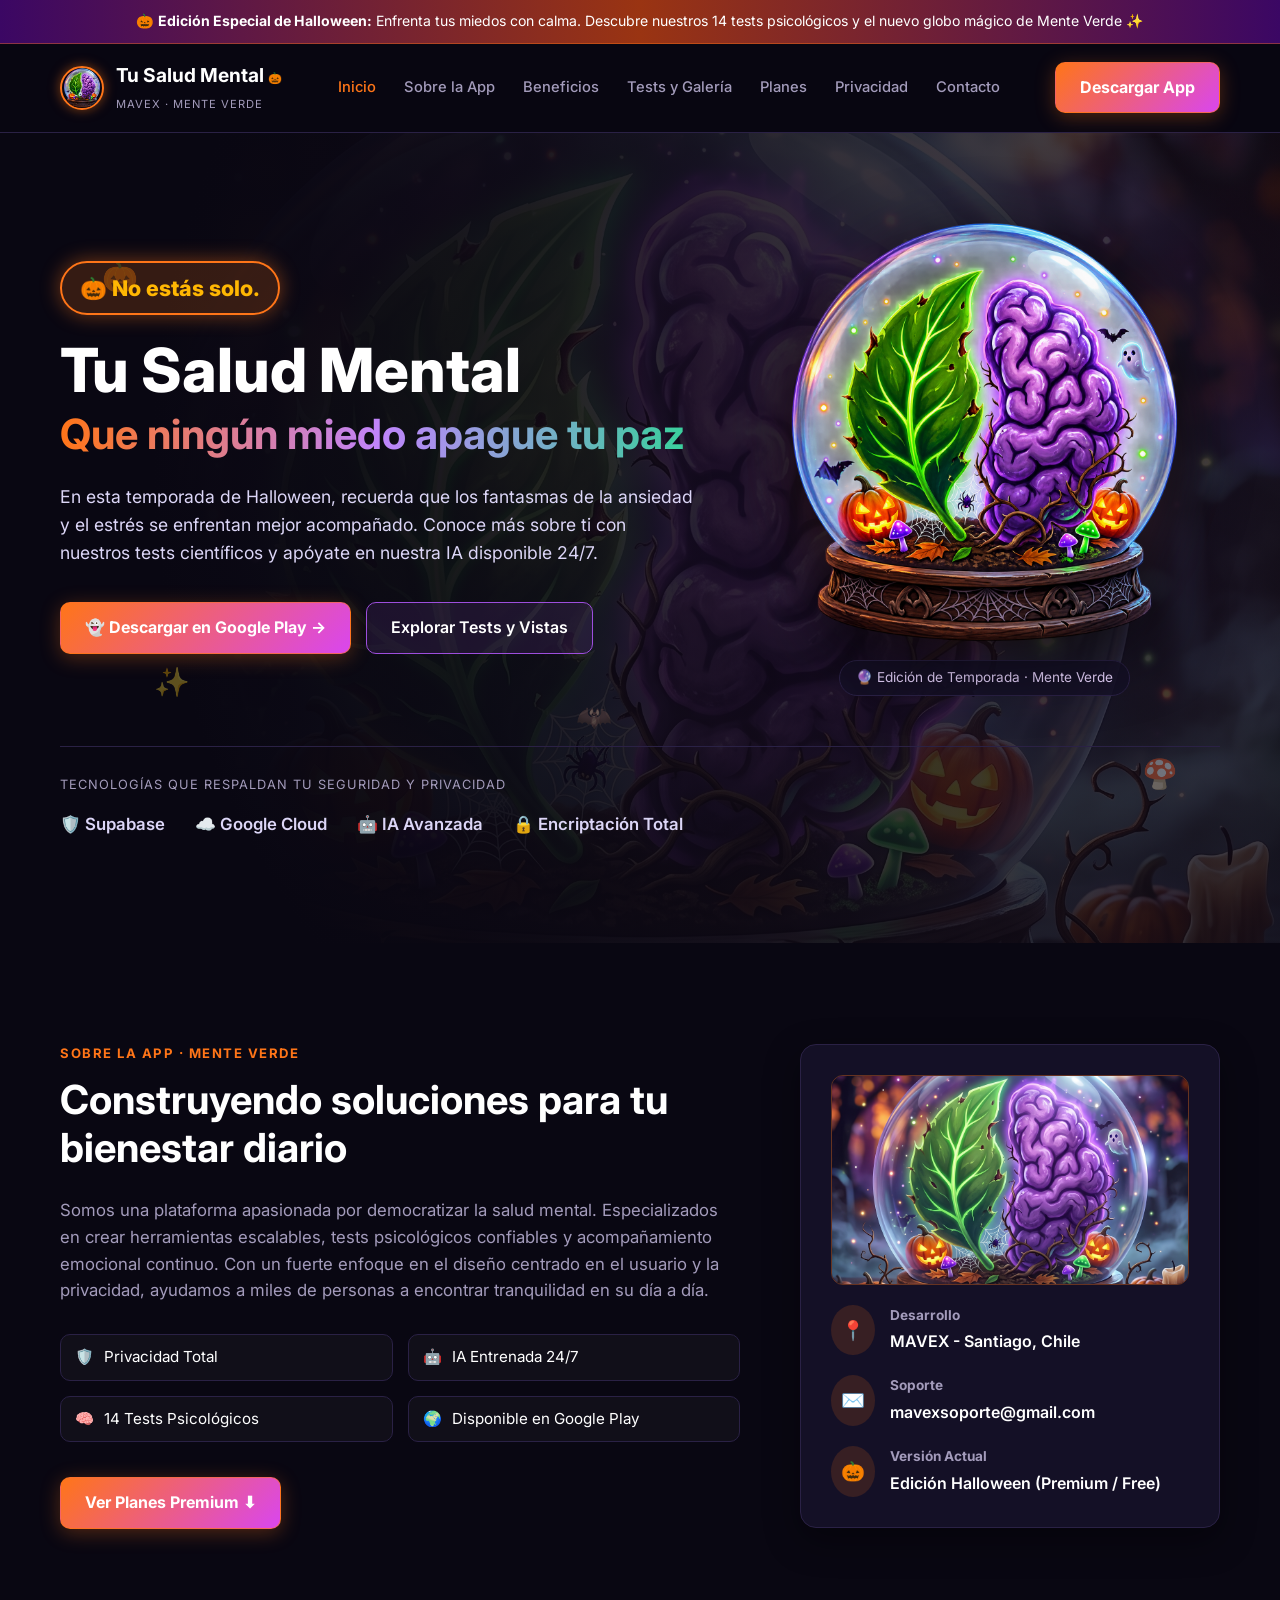
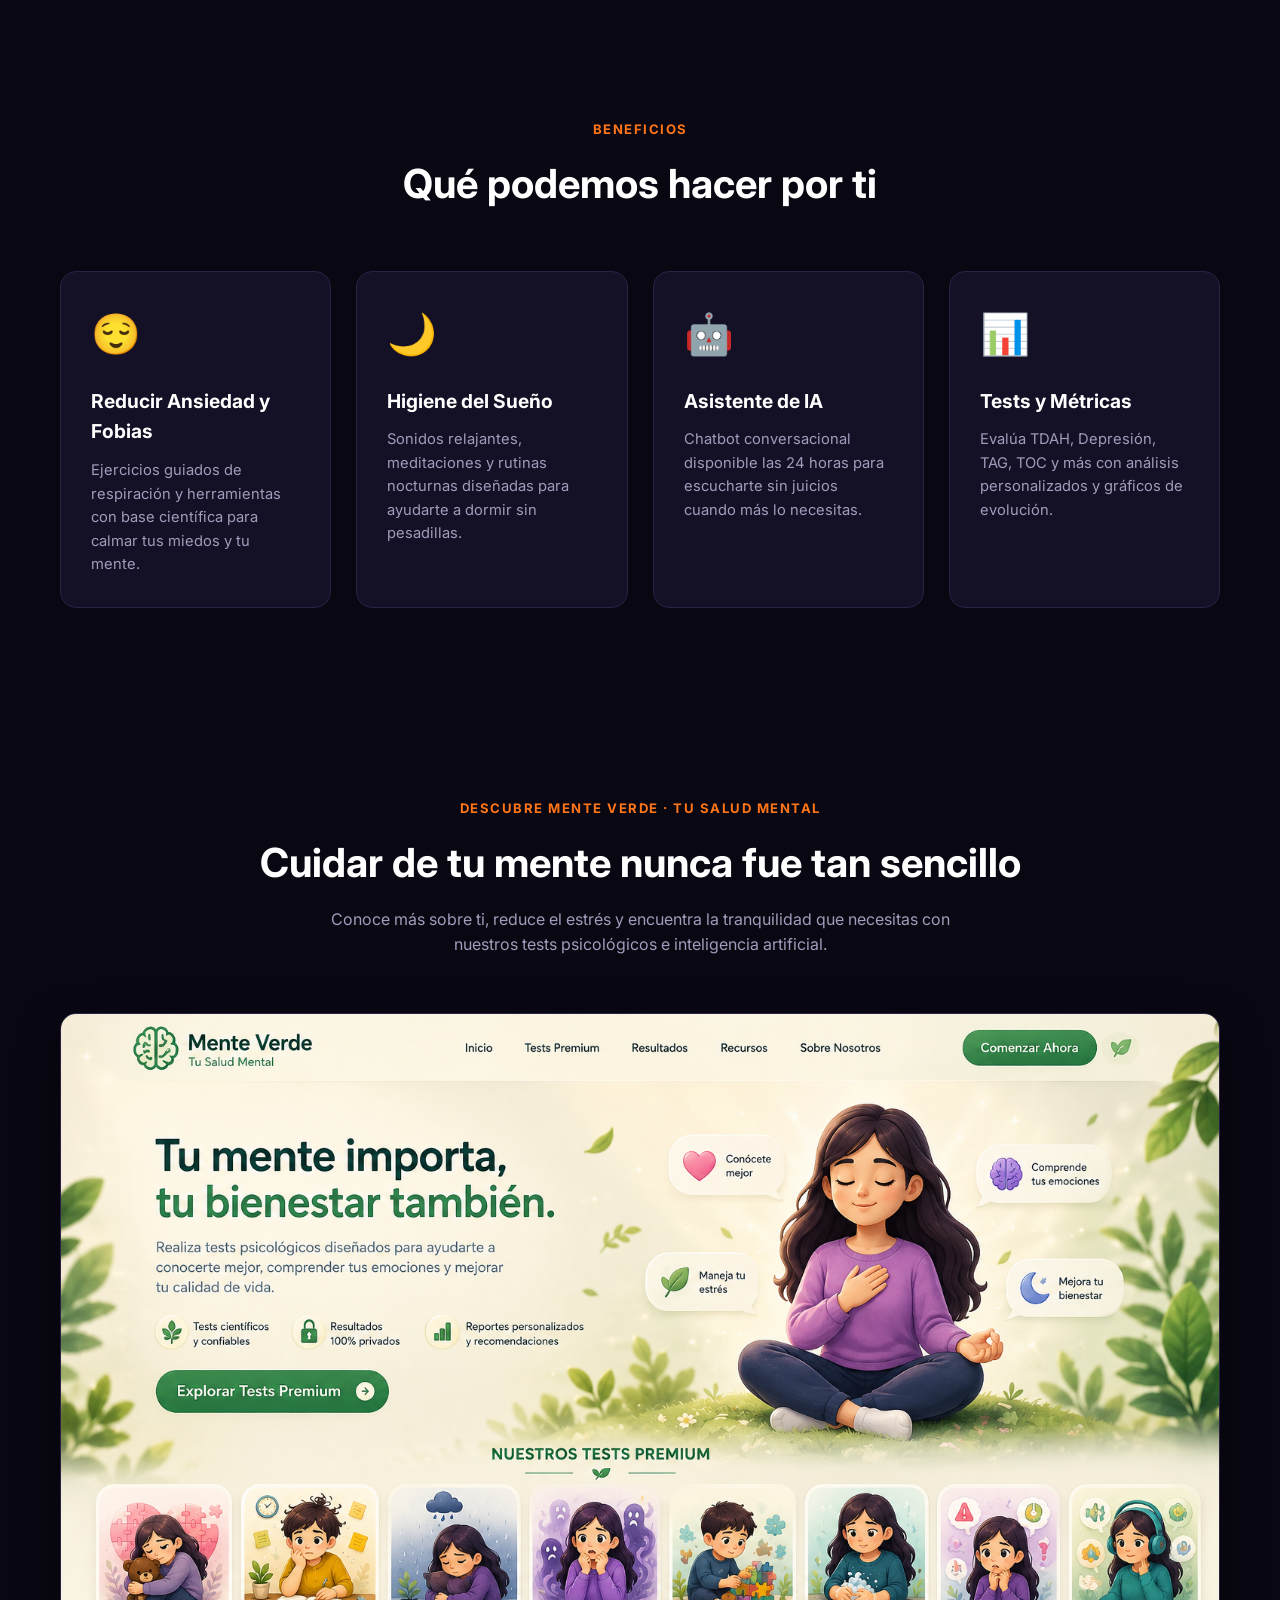
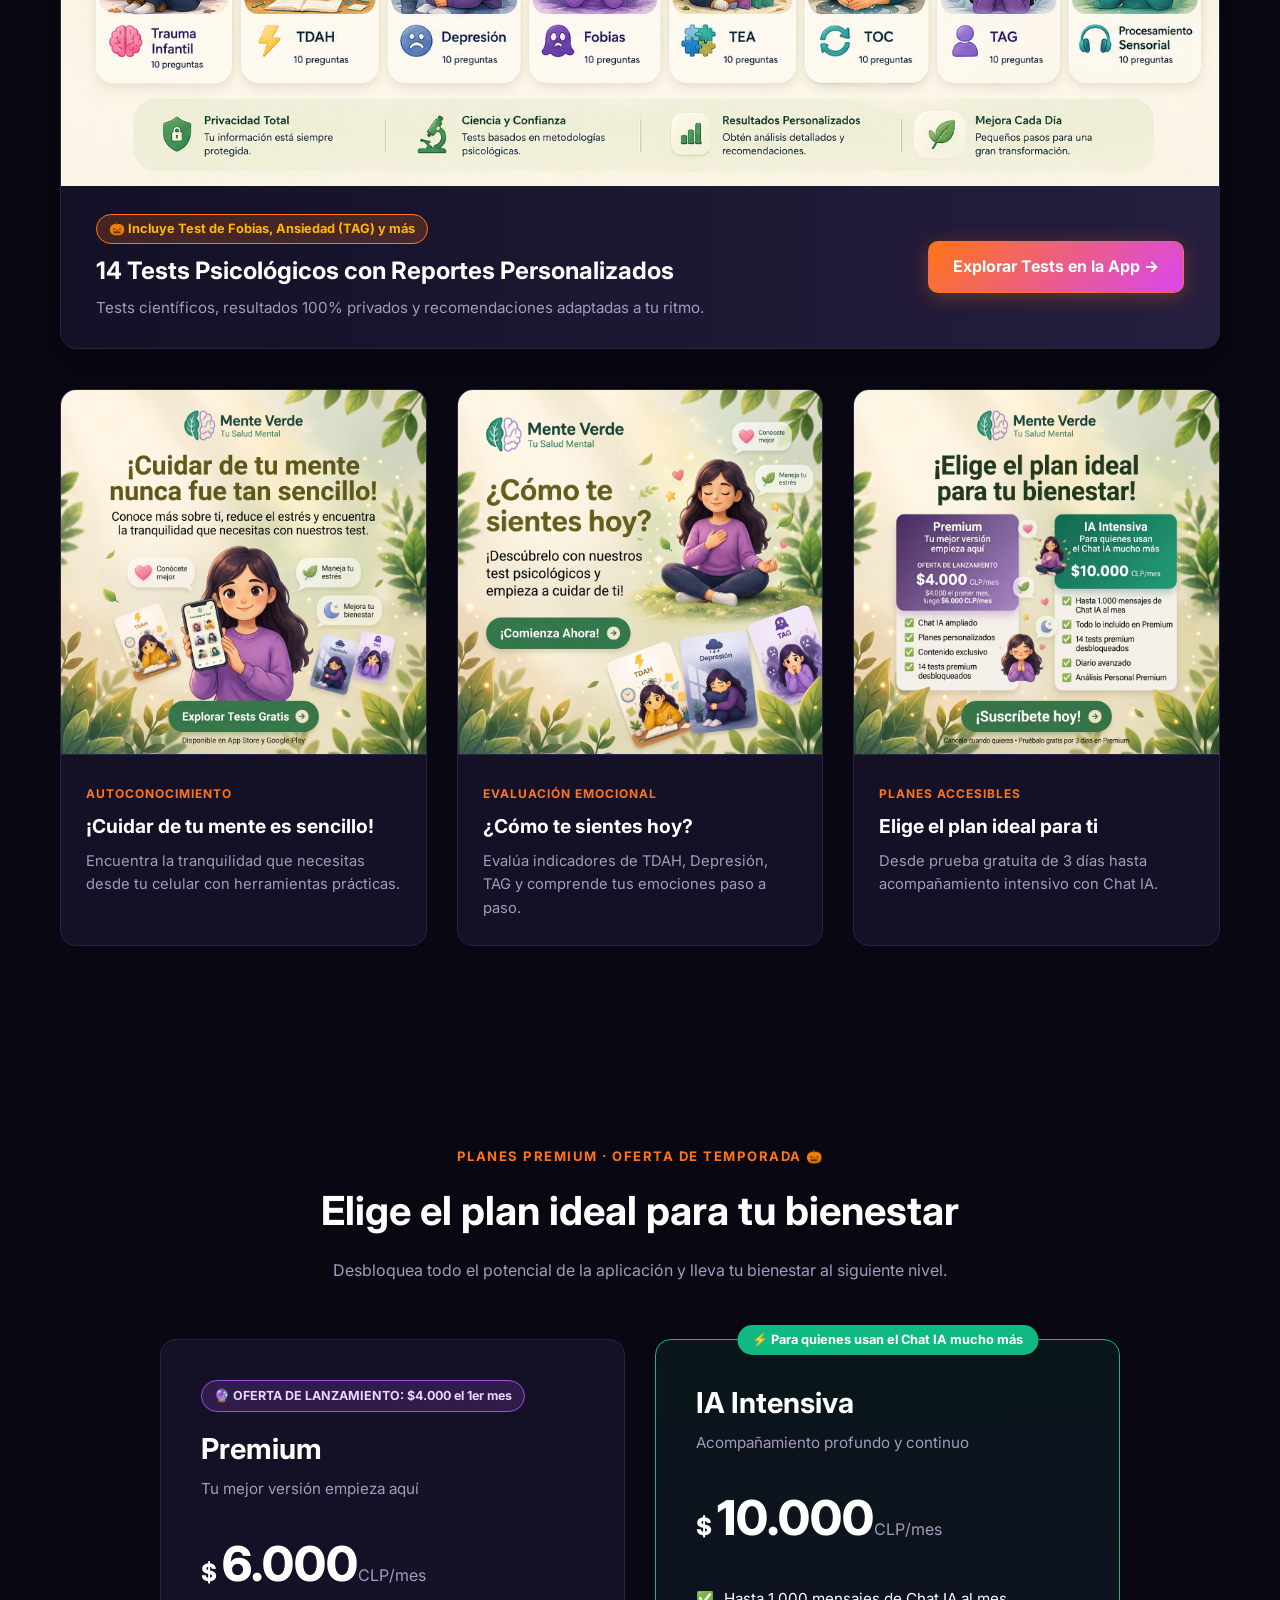
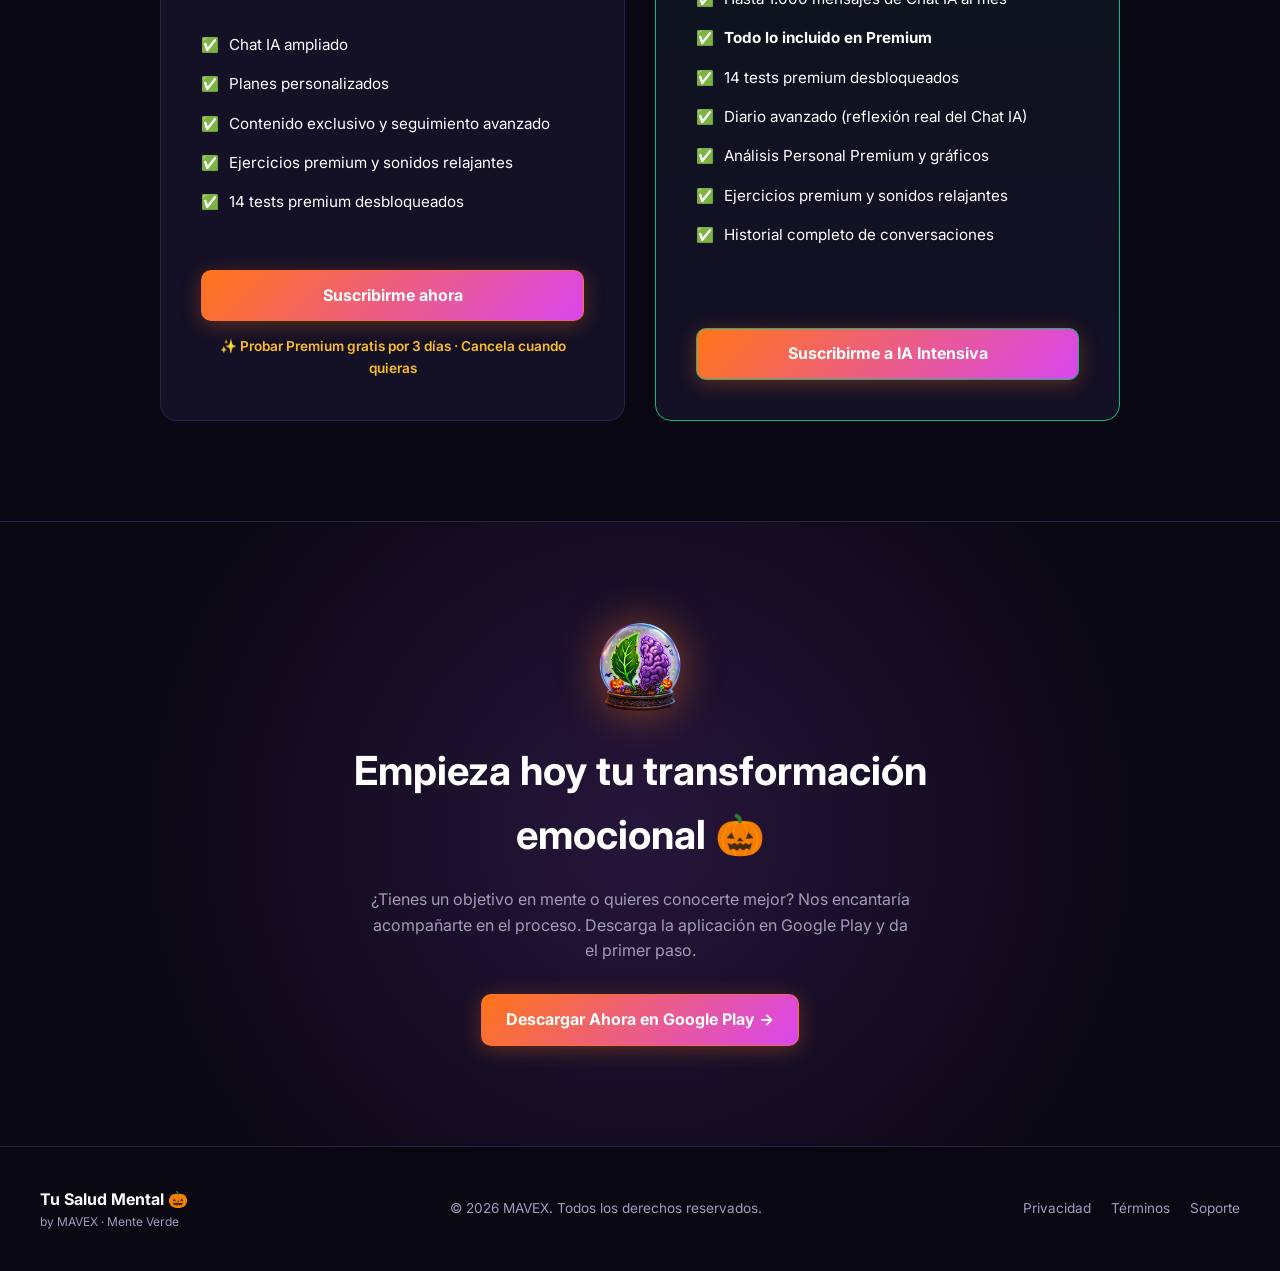
<file: index.html>
<!DOCTYPE html>
<html lang="es">
<head>
  <meta charset="UTF-8">
  <meta name="viewport" content="width=device-width, initial-scale=1.0">
  <title>Tu Salud Mental | Edición Especial Halloween 🎃</title>
  <link rel="icon" href="assets/halloween-globo.png" type="image/png">
  <link rel="stylesheet" href="css/style.css">
  <link rel="preconnect" href="https://fonts.googleapis.com">
  <link rel="preconnect" href="https://fonts.gstatic.com" crossorigin>
  <link href="https://fonts.googleapis.com/css2?family=Inter:wght@300;400;500;600;700;800&display=swap" rel="stylesheet">
</head>
<body>

  <!-- Halloween Top Banner -->
  <div class="halloween-banner">
    <span>🎃 <strong>Edición Especial de Halloween:</strong> Enfrenta tus miedos con calma. Descubre nuestros 14 tests psicológicos y el nuevo globo mágico de Mente Verde ✨</span>
  </div>

  <!-- Navbar -->
  <header class="navbar">
    <div class="nav-container">
      <a href="index.html" class="logo">
        <img src="assets/halloween-globo.png" alt="Logo Tu Salud Mental Halloween" class="nav-logo-img" width="44" height="44">
        <div>
          <h3>Tu Salud Mental <span class="halloween-tag">🎃</span></h3>
          <span>MAVEX · MENTE VERDE</span>
        </div>
      </a>
      <nav class="nav-links">
        <a href="index.html" class="active">Inicio</a>
        <a href="index.html#about">Sobre la App</a>
        <a href="index.html#servicios">Beneficios</a>
        <a href="index.html#app">Tests y Galería</a>
        <a href=" index.html#planes">Planes</a>
        <!-- <a href="reserva.html" style="color: var(--primary); font-weight: 700;">Reserva Hora</a> -->
        <a href="legal.html">Privacidad</a>
        <a href="legal.html#contacto">Contacto</a>
      </nav>
      <a href="https://play.google.com/store/apps/details?id=com.mavex.tusaludmental" class="btn-primary" target="_blank">Descargar App</a>
    </div>
  </header>

  <!-- Hero Section -->
  <section class="hero" id="inicio">
    <div class="hero-overlay"></div>
    <!-- Elementos flotantes decorativos de Halloween -->
    <div class="spooky-particles" aria-hidden="true">
      <span class="spooky-float f1">🎃</span>
      <span class="spooky-float f2">👻</span>
      <span class="spooky-float f3">🦇</span>
      <span class="spooky-float f4">✨</span>
      <span class="spooky-float f5">🍄</span>
    </div>

    <div class="hero-content">
      <div class="hero-grid">
        <div class="hero-text">
          <span class="greeting">🎃 No estás solo.</span>
          <h1>Tu Salud Mental<br><span class="highlight">Que ningún miedo apague tu paz</span></h1>
          <p>En esta temporada de Halloween, recuerda que los fantasmas de la ansiedad y el estrés se enfrentan mejor acompañado. Conoce más sobre ti con nuestros tests científicos y apóyate en nuestra IA disponible 24/7.</p>
          
          <div class="hero-actions">
            <a href="https://play.google.com/store/apps/details?id=com.mavex.tusaludmental" class="btn-primary" target="_blank">👻 Descargar en Google Play →</a>
            <a href="#app" class="btn-outline">Explorar Tests y Vistas</a>
          </div>
        </div>

        <div class="hero-visual">
          <div class="globe-glow"></div>
          <img src="assets/halloween-globo.png"
               alt="Globo mágico de Halloween con cerebro y hoja de Mente Verde - Tu Salud Mental"
               class="hero-globe-img"
               fetchpriority="high"
               width="460"
               height="460">
          <div class="globe-caption">
            <span>🔮 Edición de Temporada · Mente Verde</span>
          </div>
        </div>
      </div>
      
      <!-- Logo Banner -->
      <div class="trusted-by">
        <p>Tecnologías que respaldan tu seguridad y privacidad</p>
        <div class="logos">
          <span>🛡️ Supabase</span>
          <span>☁️ Google Cloud</span>
          <span>🤖 IA Avanzada</span>
          <span>🔒 Encriptación Total</span>
        </div>
      </div>
    </div>
  </section>

  <!-- About Section -->
  <section class="about" id="about">
    <div class="about-container">
      <div class="about-text">
        <span class="section-subtitle">SOBRE LA APP · MENTE VERDE</span>
        <h2>Construyendo soluciones para tu bienestar diario</h2>
        <p>Somos una plataforma apasionada por democratizar la salud mental. Especializados en crear herramientas escalables, tests psicológicos confiables y acompañamiento emocional continuo. Con un fuerte enfoque en el diseño centrado en el usuario y la privacidad, ayudamos a miles de personas a encontrar tranquilidad en su día a día.</p>
        
        <div class="stats">
          <div class="stat"><span class="icon">🛡️</span> Privacidad Total</div>
          <div class="stat"><span class="icon">🤖</span> IA Entrenada 24/7</div>
          <div class="stat"><span class="icon">🧠</span> 14 Tests Psicológicos</div>
          <div class="stat"><span class="icon">🌍</span> Disponible en Google Play</div>
        </div>
        
        <a href="#planes" class="btn-primary">Ver Planes Premium ⬇</a>
      </div>

      <div class="about-card">
        <div class="about-card-preview">
          <img src="assets/halloween-hero.jpeg" alt="Ambiente nocturno de Halloween Tu Salud Mental" loading="lazy" width="360" height="220">
        </div>
        <div class="info-row">
          <span class="icon">📍</span>
          <div>
            <h4>Desarrollo</h4>
            <p>MAVEX - Santiago, Chile</p>
          </div>
        </div>
        <div class="info-row">
          <span class="icon">✉️</span>
          <div>
            <h4>Soporte</h4>
            <p>mavexsoporte@gmail.com</p>
          </div>
        </div>
        <div class="info-row">
          <span class="icon">🎃</span>
          <div>
            <h4>Versión Actual</h4>
            <p>Edición Halloween (Premium / Free)</p>
          </div>
        </div>
      </div>
    </div>
  </section>

  <!-- Services / Benefits -->
  <section class="services" id="servicios">
    <div class="section-header">
      <span class="section-subtitle">BENEFICIOS</span>
      <h2>Qué podemos hacer por ti</h2>
    </div>

    <div class="services-grid">
      <div class="service-card">
        <div class="card-icon">😌</div>
        <h3>Reducir Ansiedad y Fobias</h3>
        <p>Ejercicios guiados de respiración y herramientas con base científica para calmar tus miedos y tu mente.</p>
      </div>
      <div class="service-card">
        <div class="card-icon">🌙</div>
        <h3>Higiene del Sueño</h3>
        <p>Sonidos relajantes, meditaciones y rutinas nocturnas diseñadas para ayudarte a dormir sin pesadillas.</p>
      </div>
      <div class="service-card">
        <div class="card-icon">🤖</div>
        <h3>Asistente de IA</h3>
        <p>Chatbot conversacional disponible las 24 horas para escucharte sin juicios cuando más lo necesitas.</p>
      </div>
      <div class="service-card">
        <div class="card-icon">📊</div>
        <h3>Tests y Métricas</h3>
        <p>Evalúa TDAH, Depresión, TAG, TOC y más con análisis personalizados y gráficos de evolución.</p>
      </div>
    </div>
  </section>

  <!-- Featured Projects / App Screens with New Prototype Images -->
  <section class="projects" id="app">
    <div class="section-header">
      <span class="section-subtitle">DESCUBRE MENTE VERDE · TU SALUD MENTAL</span>
      <h2>Cuidar de tu mente nunca fue tan sencillo</h2>
      <p style="color: var(--text-muted); margin-top: 12px; max-width: 650px;">Conoce más sobre ti, reduce el estrés y encuentra la tranquilidad que necesitas con nuestros tests psicológicos e inteligencia artificial.</p>
    </div>

    <!-- Banner Principal de Tests Premium -->
    <div class="featured-banner-card">
      <img src="assets/banner-tests-premium.png"
           alt="Tu mente importa, tu bienestar también - Nuestros Tests Premium: Trauma Infantil, TDAH, Depresión, Fobias, TEA, TOC, TAG, Procesamiento Sensorial"
           loading="lazy"
           width="1200"
           height="800">
      <div class="featured-banner-caption">
        <div>
          <span class="badge-halloween">🎃 Incluye Test de Fobias, Ansiedad (TAG) y más</span>
          <h3>14 Tests Psicológicos con Reportes Personalizados</h3>
          <p>Tests científicos, resultados 100% privados y recomendaciones adaptadas a tu ritmo.</p>
        </div>
        <a href="https://play.google.com/store/apps/details?id=com.mavex.tusaludmental" target="_blank" class="btn-primary">Explorar Tests en la App →</a>
      </div>
    </div>

    <div class="projects-grid">
      <div class="project-card">
        <div class="project-img-wrapper">
          <img src="assets/promo-cuidar-mente.jpeg"
               alt="Cuidar de tu mente nunca fue tan sencillo - Conócete mejor, maneja tu estrés, mejora tu bienestar"
               loading="lazy"
               width="600"
               height="600">
        </div>
        <div class="project-info">
          <span class="project-tag">Autoconocimiento</span>
          <h3>¡Cuidar de tu mente es sencillo!</h3>
          <p>Encuentra la tranquilidad que necesitas desde tu celular con herramientas prácticas.</p>
        </div>
      </div>

      <div class="project-card">
        <div class="project-img-wrapper">
          <img src="assets/promo-tests.jpeg"
               alt="¿Cómo te sientes hoy? Descúbrelo con nuestros test psicológicos"
               loading="lazy"
               width="600"
               height="600">
        </div>
        <div class="project-info">
          <span class="project-tag">Evaluación Emocional</span>
          <h3>¿Cómo te sientes hoy?</h3>
          <p>Evalúa indicadores de TDAH, Depresión, TAG y comprende tus emociones paso a paso.</p>
        </div>
      </div>

      <div class="project-card">
        <div class="project-img-wrapper">
          <img src="assets/promo-planes.jpeg"
               alt="Elige el plan ideal para tu bienestar - Premium e IA Intensiva"
               loading="lazy"
               width="600"
               height="600">
        </div>
        <div class="project-info">
          <span class="project-tag">Planes Accesibles</span>
          <h3>Elige el plan ideal para ti</h3>
          <p>Desde prueba gratuita de 3 días hasta acompañamiento intensivo con Chat IA.</p>
        </div>
      </div>
    </div>
  </section>

  <!-- Planes Premium -->
  <section class="pricing" id="planes">
    <div class="section-header">
      <span class="section-subtitle">PLANES PREMIUM · OFERTA DE TEMPORADA 🎃</span>
      <h2>Elige el plan ideal para tu bienestar</h2>
      <p style="color: var(--text-muted); margin-top: 15px;">Desbloquea todo el potencial de la aplicación y lleva tu bienestar al siguiente nivel.</p>
    </div>

    <div class="pricing-grid">
      <!-- Plan Premium -->
      <div class="pricing-card">
        <div class="plan-offer-tag">🔮 OFERTA DE LANZAMIENTO: $4.000 el 1er mes</div>
        <h3>Premium</h3>
        <p class="plan-desc">Tu mejor versión empieza aquí</p>
        <div class="price">
          <span class="currency">$</span>6.000<span class="period"> CLP/mes</span>
        </div>
        <ul class="features-list">
          <li><span class="check">✅</span> Chat IA ampliado</li>
          <li><span class="check">✅</span> Planes personalizados</li>
          <li><span class="check">✅</span> Contenido exclusivo y seguimiento avanzado</li>
          <li><span class="check">✅</span> Ejercicios premium y sonidos relajantes</li>
          <li><span class="check">✅</span> 14 tests premium desbloqueados</li>
        </ul>
        <a href="https://play.google.com/store/apps/details?id=com.mavex.tusaludmental" target="_blank" class="btn-primary btn-block">Suscribirme ahora</a>
        <p class="trial-text">✨ Probar Premium gratis por 3 días · Cancela cuando quieras</p>
      </div>

      <!-- Plan IA Intensiva -->
      <div class="pricing-card highlight-card">
        <div class="badge">⚡ Para quienes usan el Chat IA mucho más</div>
        <h3>IA Intensiva</h3>
        <p class="plan-desc">Acompañamiento profundo y continuo</p>
        <div class="price">
          <span class="currency">$</span>10.000<span class="period"> CLP/mes</span>
        </div>
        <ul class="features-list">
          <li><span class="check">✅</span> Hasta 1.000 mensajes de Chat IA al mes</li>
          <li><span class="check">✅</span> <strong>Todo lo incluido en Premium</strong></li>
          <li><span class="check">✅</span> 14 tests premium desbloqueados</li>
          <li><span class="check">✅</span> Diario avanzado (reflexión real del Chat IA)</li>
          <li><span class="check">✅</span> Análisis Personal Premium y gráficos</li>
          <li><span class="check">✅</span> Ejercicios premium y sonidos relajantes</li>
          <li><span class="check">✅</span> Historial completo de conversaciones</li>
        </ul>
        <a href="https://play.google.com/store/apps/details?id=com.mavex.tusaludmental" target="_blank" class="btn-primary btn-block" style="background-color: #10B981; border-color: #10B981;">Suscribirme a IA Intensiva</a>
      </div>
    </div>
  </section>

  <!-- CTA -->
  <section class="cta">
    <div class="cta-inner">
      <img src="assets/halloween-globo.png" alt="Icono Halloween Tu Salud Mental" class="cta-icon" loading="lazy" width="90" height="90">
      <h2>Empieza hoy tu transformación emocional 🎃</h2>
      <p>¿Tienes un objetivo en mente o quieres conocerte mejor? Nos encantaría acompañarte en el proceso. Descarga la aplicación en Google Play y da el primer paso.</p>
      <a href="https://play.google.com/store/apps/details?id=com.mavex.tusaludmental" class="btn-primary" target="_blank">Descargar Ahora en Google Play →</a>
    </div>
  </section>

  <!-- Footer -->
  <footer>
    <div class="footer-content">
      <div class="footer-logo">
        <h3>Tu Salud Mental 🎃</h3>
        <p>by MAVEX · Mente Verde</p>
      </div>
      <div class="footer-copy">
        &copy; 2026 MAVEX. Todos los derechos reservados.
      </div>
      <div class="footer-links">
        <a href="legal.html">Privacidad</a>
        <a href="legal.html">Términos</a>
        <a href="legal.html#contacto">Soporte</a>
      </div>
    </div>
  </footer>

</body>
</html>
</file>
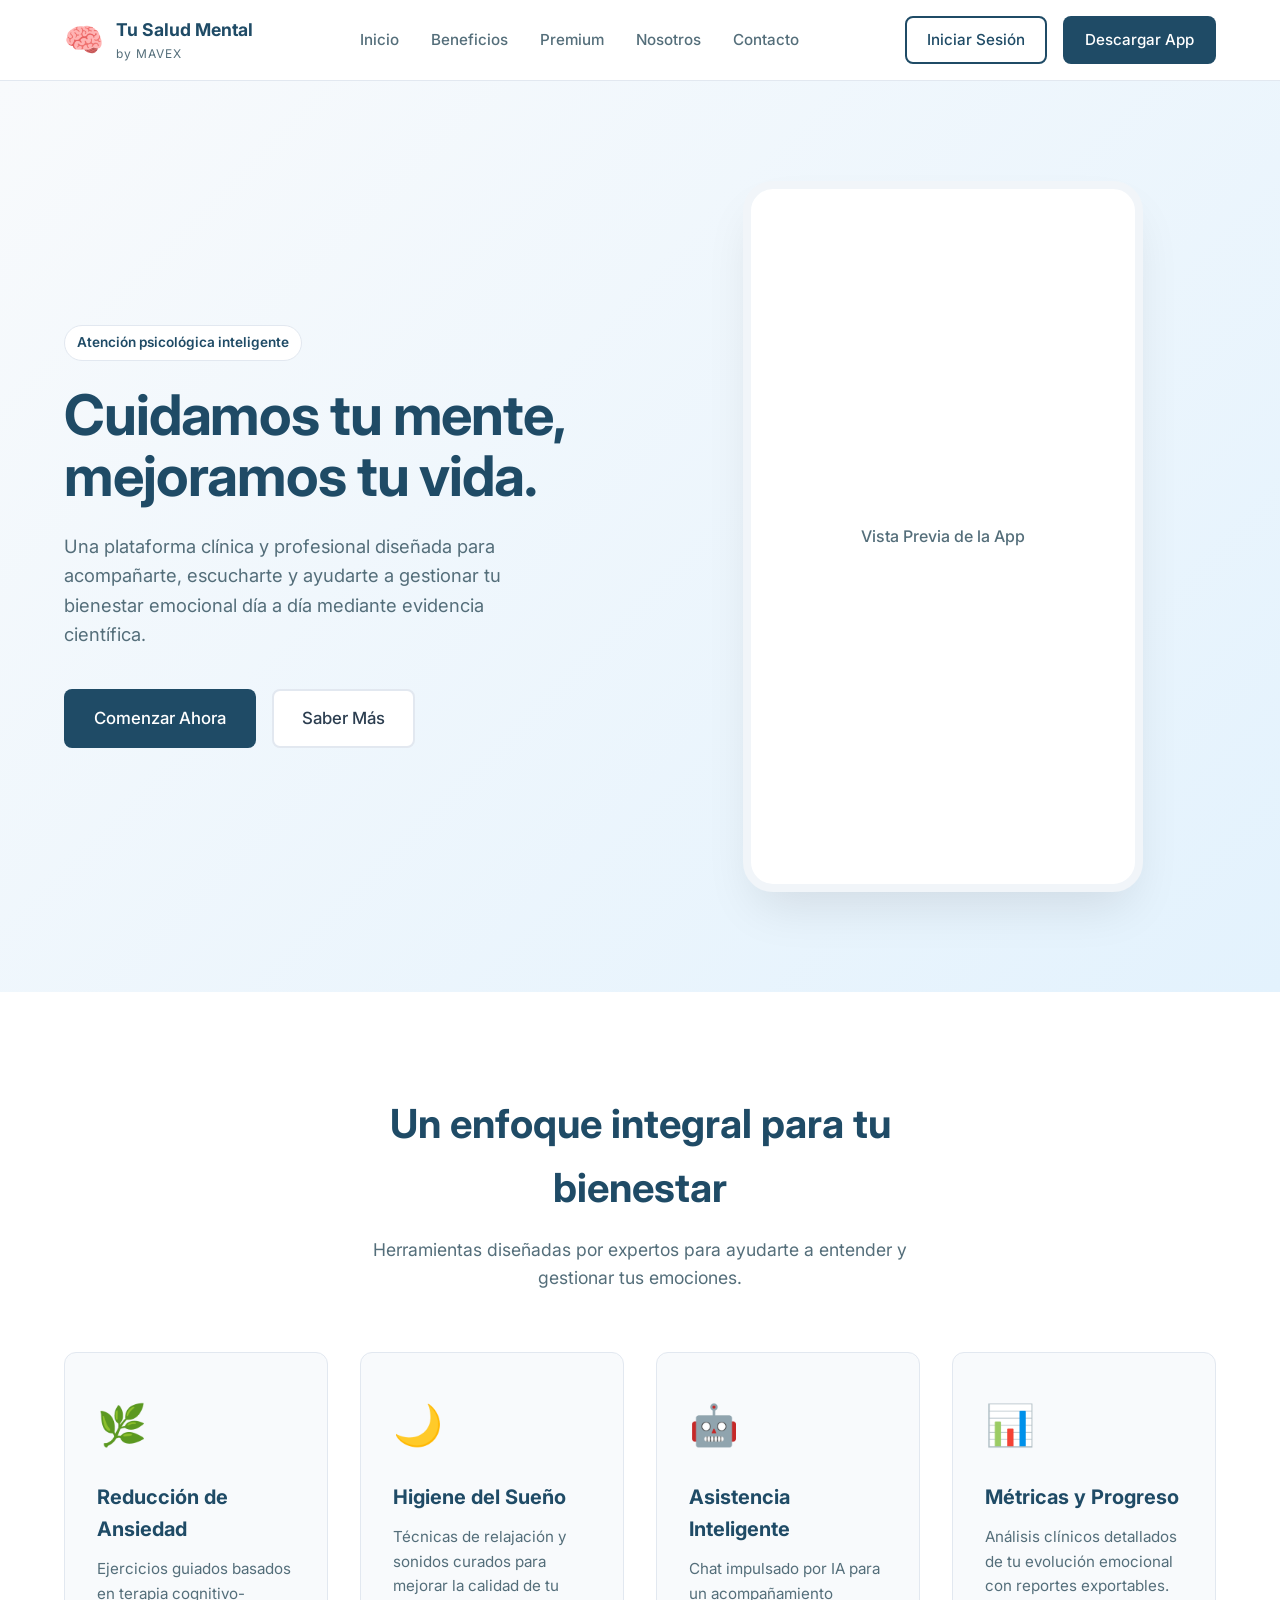
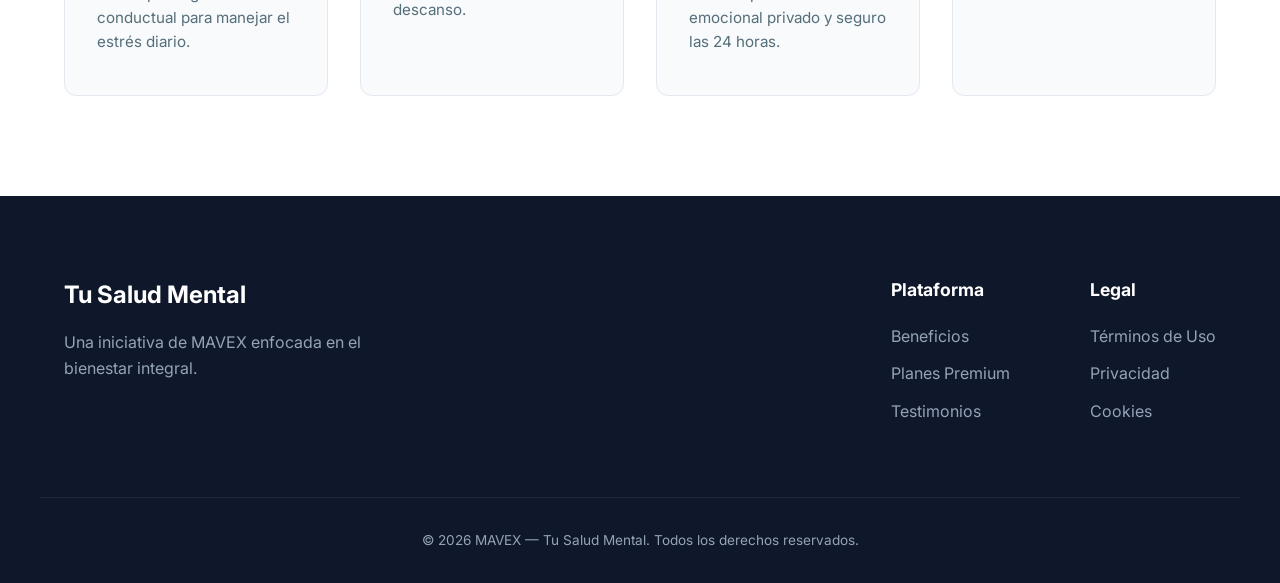
<file: demo/index.html>
<!DOCTYPE html>
<html lang="es">
<head>
  <meta charset="UTF-8">
  <meta name="viewport" content="width=device-width, initial-scale=1.0">
  <title>Tu Salud Mental | MAVEX - Demo Profesional</title>
  <meta name="description" content="Plataforma profesional para mejorar tu bienestar emocional.">
  
  <link rel="preconnect" href="https://fonts.googleapis.com">
  <link rel="preconnect" href="https://fonts.gstatic.com" crossorigin>
  <link href="https://fonts.googleapis.com/css2?family=Inter:wght@300;400;500;600;700&display=swap" rel="stylesheet">
  
  <link rel="stylesheet" href="css/style.css">
</head>
<body>

  <!-- Navegación -->
  <header class="header">
    <div class="container header-content">
      <a href="#" class="logo">
        <span class="logo-icon">🧠</span>
        <div class="logo-text">
          <span class="logo-title">Tu Salud Mental</span>
          <span class="logo-subtitle">by MAVEX</span>
        </div>
      </a>
      
      <nav class="main-nav">
        <ul>
          <li><a href="#inicio">Inicio</a></li>
          <li><a href="#beneficios">Beneficios</a></li>
          <li><a href="#premium">Premium</a></li>
          <li><a href="#nosotros">Nosotros</a></li>
          <li><a href="#contacto">Contacto</a></li>
        </ul>
      </nav>

      <div class="header-actions">
        <a href="#" class="btn btn-outline">Iniciar Sesión</a>
        <a href="#" class="btn btn-primary">Descargar App</a>
      </div>
    </div>
  </header>

  <!-- Hero Section -->
  <section class="hero" id="inicio">
    <div class="container hero-container">
      <div class="hero-text">
        <div class="badge">Atención psicológica inteligente</div>
        <h1>Cuidamos tu mente,<br>mejoramos tu vida.</h1>
        <p>Una plataforma clínica y profesional diseñada para acompañarte, escucharte y ayudarte a gestionar tu bienestar emocional día a día mediante evidencia científica.</p>
        
        <div class="hero-buttons">
          <a href="#" class="btn btn-primary btn-large">Comenzar Ahora</a>
          <a href="#" class="btn btn-secondary btn-large">Saber Más</a>
        </div>
      </div>
      <div class="hero-image-wrapper">
        <!-- Placeholder for a more professional image -->
        <div class="hero-image-placeholder">
          <span>Vista Previa de la App</span>
        </div>
      </div>
    </div>
  </section>

  <!-- Beneficios Section -->
  <section class="features" id="beneficios">
    <div class="container">
      <div class="section-header">
        <h2>Un enfoque integral para tu bienestar</h2>
        <p>Herramientas diseñadas por expertos para ayudarte a entender y gestionar tus emociones.</p>
      </div>

      <div class="features-grid">
        <div class="feature-card">
          <div class="feature-icon">🌿</div>
          <h3>Reducción de Ansiedad</h3>
          <p>Ejercicios guiados basados en terapia cognitivo-conductual para manejar el estrés diario.</p>
        </div>
        
        <div class="feature-card">
          <div class="feature-icon">🌙</div>
          <h3>Higiene del Sueño</h3>
          <p>Técnicas de relajación y sonidos curados para mejorar la calidad de tu descanso.</p>
        </div>

        <div class="feature-card">
          <div class="feature-icon">🤖</div>
          <h3>Asistencia Inteligente</h3>
          <p>Chat impulsado por IA para un acompañamiento emocional privado y seguro las 24 horas.</p>
        </div>

        <div class="feature-card">
          <div class="feature-icon">📊</div>
          <h3>Métricas y Progreso</h3>
          <p>Análisis clínicos detallados de tu evolución emocional con reportes exportables.</p>
        </div>
      </div>
    </div>
  </section>

  <!-- Footer -->
  <footer class="footer">
    <div class="container footer-content">
      <div class="footer-brand">
        <h4>Tu Salud Mental</h4>
        <p>Una iniciativa de MAVEX enfocada en el bienestar integral.</p>
      </div>
      <div class="footer-links">
        <div>
          <h5>Plataforma</h5>
          <ul>
            <li><a href="#">Beneficios</a></li>
            <li><a href="#">Planes Premium</a></li>
            <li><a href="#">Testimonios</a></li>
          </ul>
        </div>
        <div>
          <h5>Legal</h5>
          <ul>
            <li><a href="#">Términos de Uso</a></li>
            <li><a href="#">Privacidad</a></li>
            <li><a href="#">Cookies</a></li>
          </ul>
        </div>
      </div>
    </div>
    <div class="container footer-bottom">
      <p>&copy; 2026 MAVEX — Tu Salud Mental. Todos los derechos reservados.</p>
    </div>
  </footer>

</body>
</html>
</file>
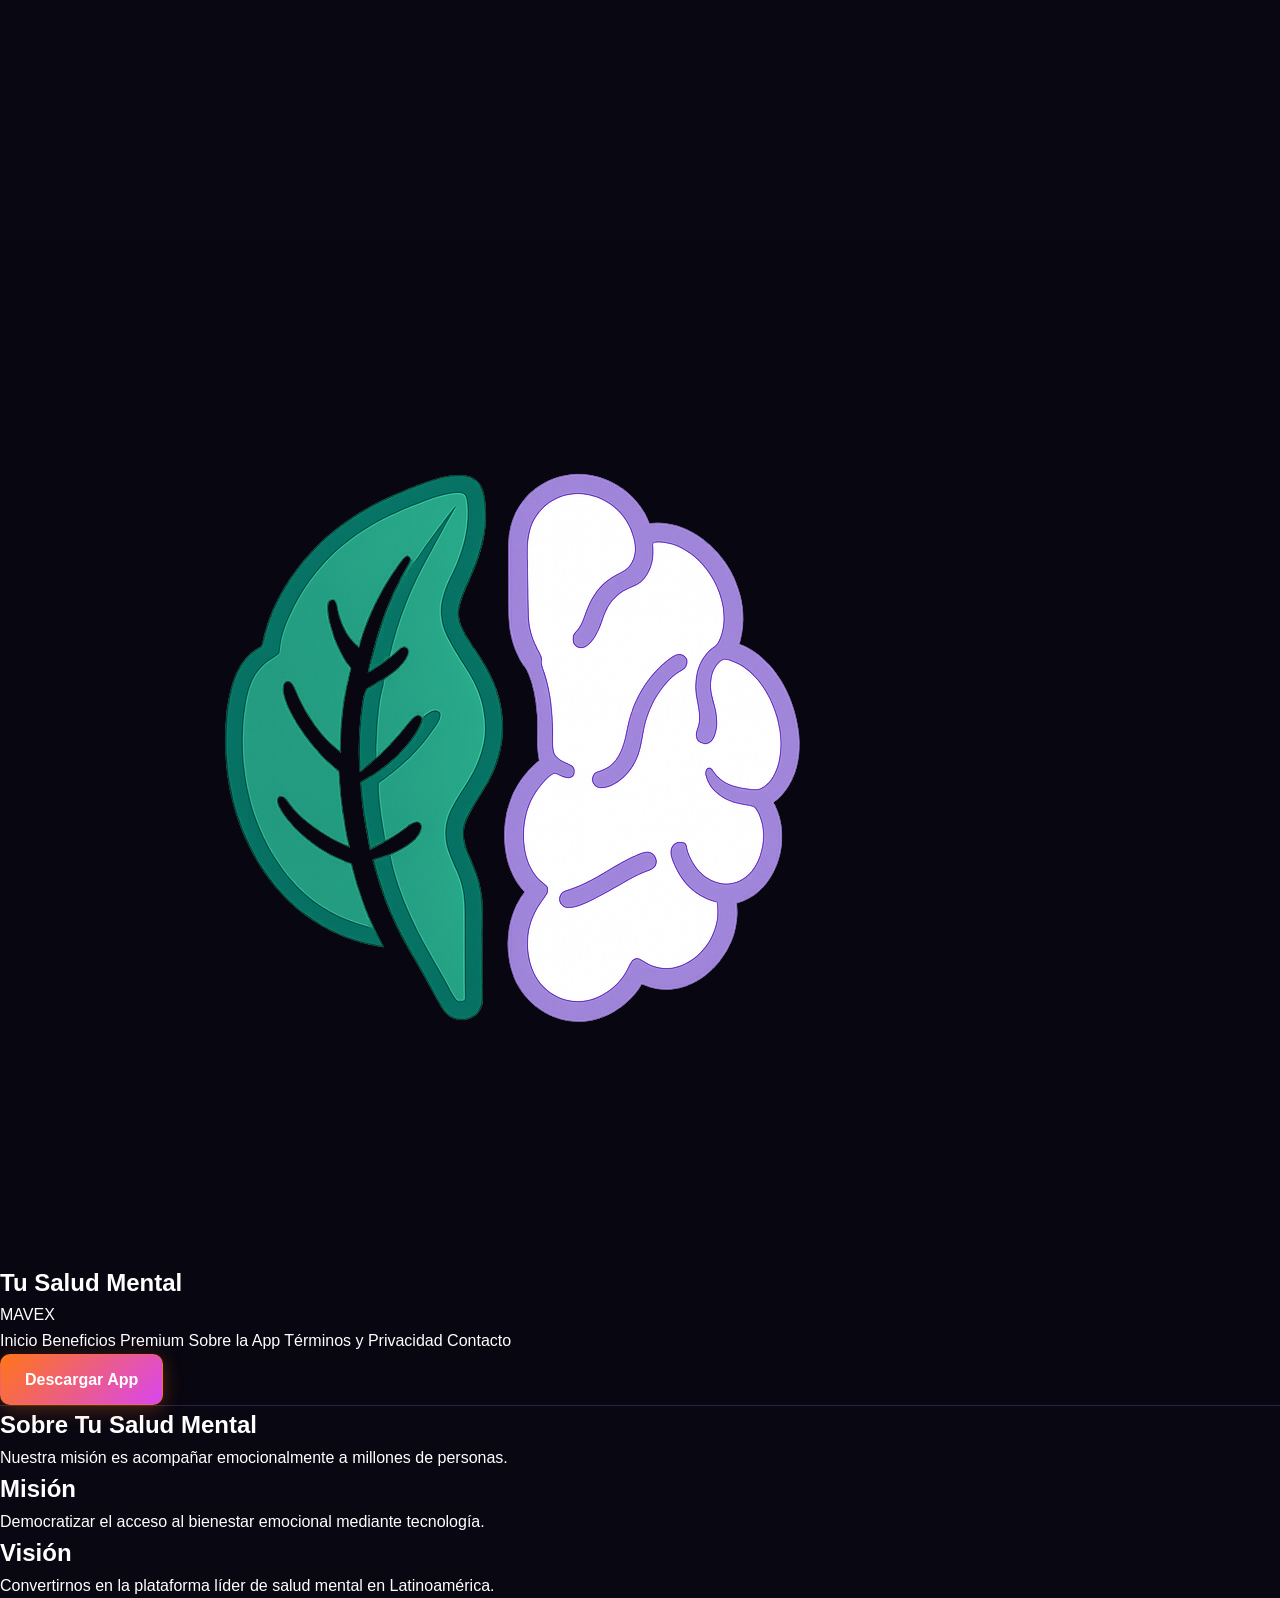
<file: about.html>
<!DOCTYPE html>
<html lang="es">
<head>
  <meta charset="UTF-8">
  <title>Sobre la App</title>
  <link rel="stylesheet" href="css/style.css">
  <link rel="stylesheet" href="css/about.css">
</head>
<body>

<section class="about-page"></section>

<header class="navbar glass">
  <div class="logo-container">
    <img src="assets/TuSaludMental.png" class="logo">

    <div>
      <h2>Tu Salud Mental</h2>
      <span>MAVEX</span>
    </div>
  </div>

  <nav>
  <a href="index.html#inicio">Inicio</a>
  <a href="index.html#beneficios">Beneficios</a>
  <a href="index.html#premium">Premium</a>
  <a href="about.html">Sobre la App</a>
  <a href="legal.html">Términos y Privacidad</a>
  <a href="contact.html">Contacto</a>
</nav>

  <div class="nav-buttons">
  <a class="btn-primary">Descargar App</a>
  </div>
</header>

<section>
  <h1>Sobre Tu Salud Mental</h1>

  <p>
    Nuestra misión es acompañar emocionalmente a millones de personas.
  </p>

  <h2>Misión</h2>
  <p>
    Democratizar el acceso al bienestar emocional mediante tecnología.
  </p>

  <h2>Visión</h2>
  <p>
    Convertirnos en la plataforma líder de salud mental en Latinoamérica.
  </p>

</section>

</body>
</html>
</file>
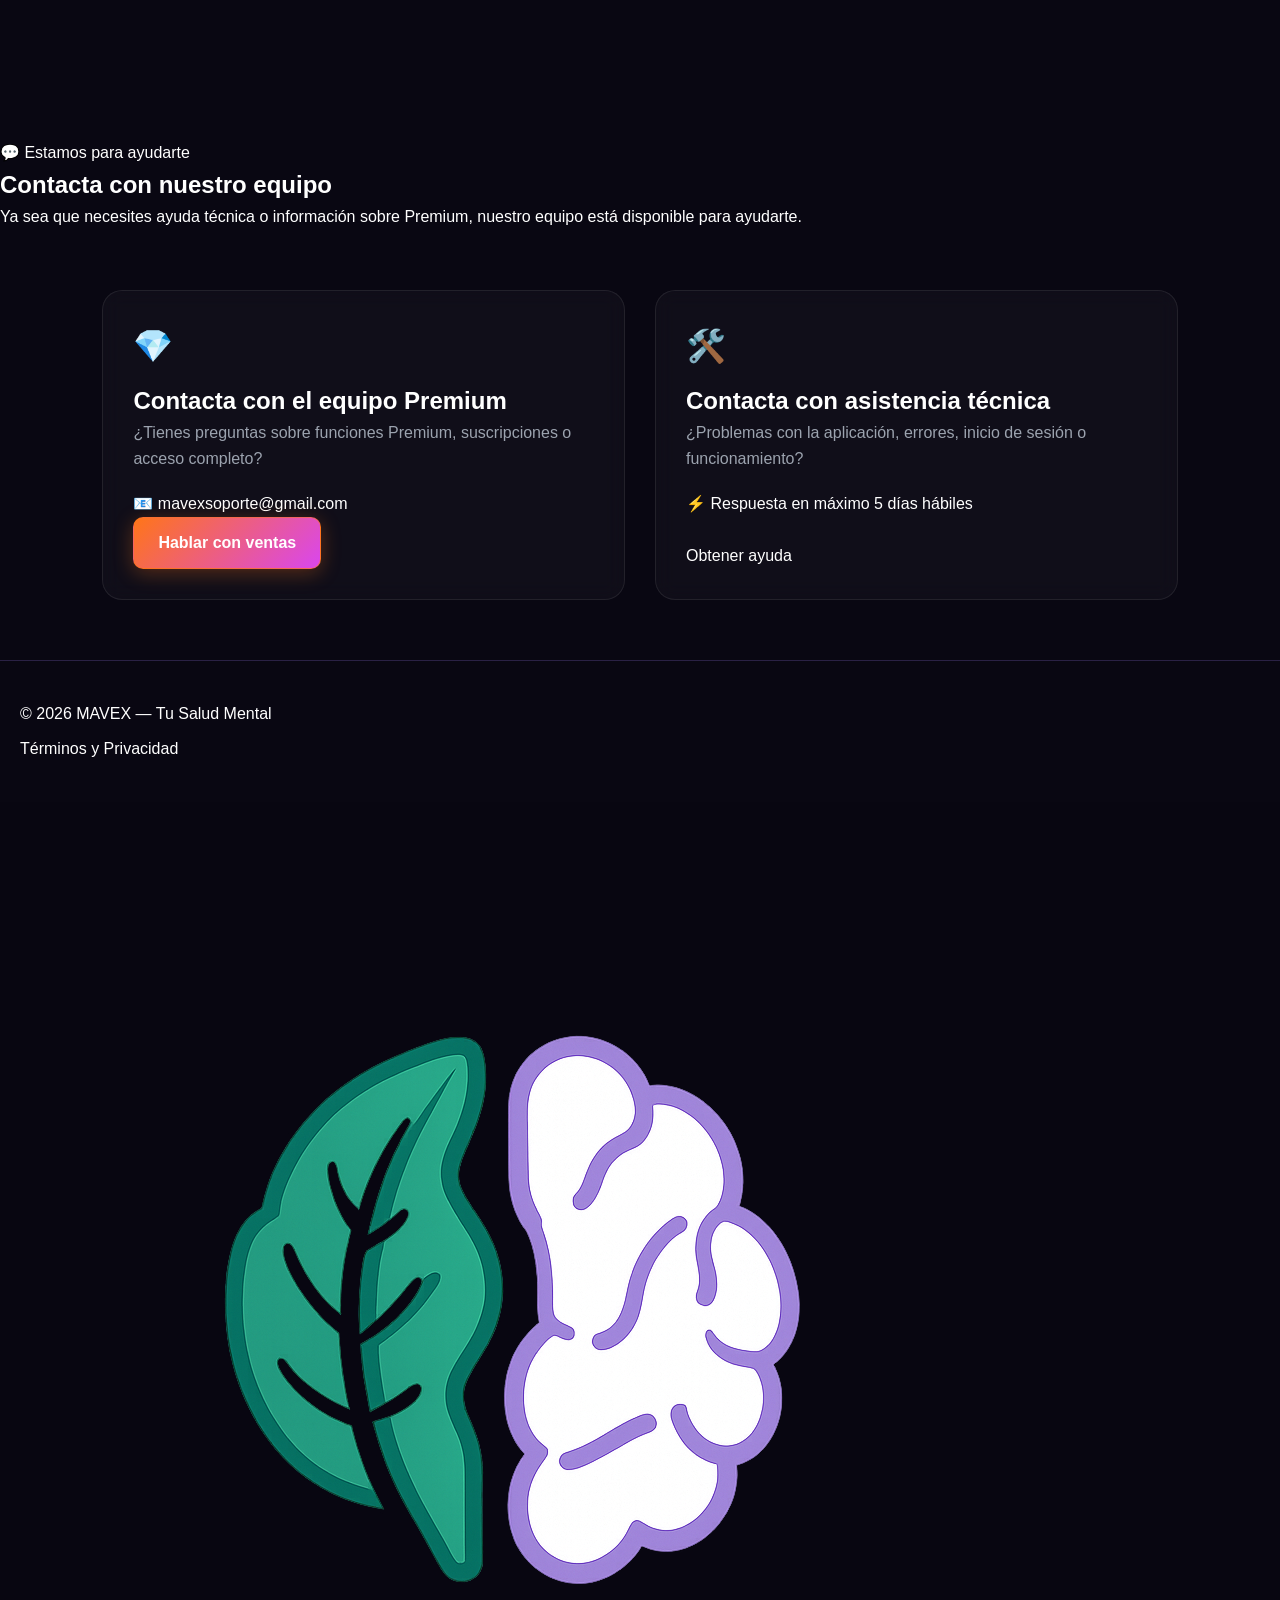
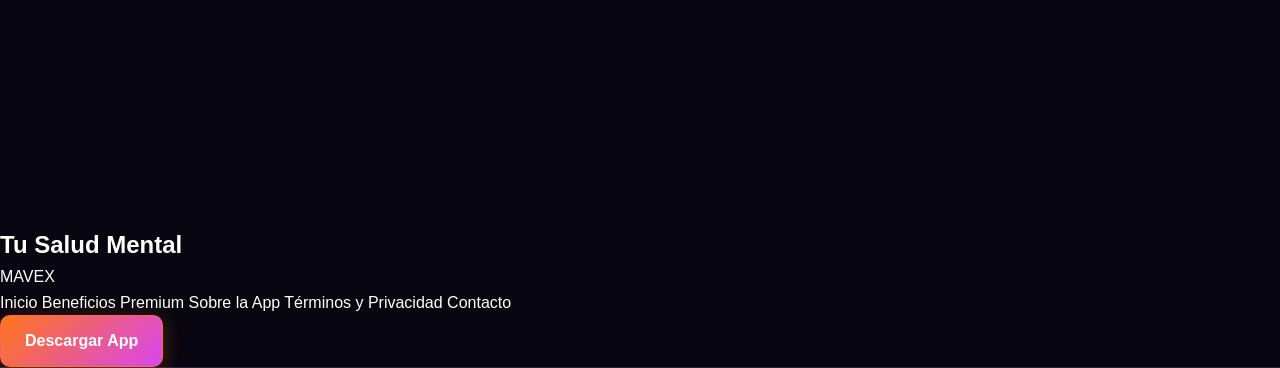
<file: contact.html>
<!DOCTYPE html>
<html lang="es">
<head>
<meta charset="UTF-8">
<meta name="viewport" content="width=device-width, initial-scale=1.0">

<title>Contacto | Tu Salud Mental</title>

<link rel="stylesheet" href="css/style.css">
<link rel="stylesheet" href="css/contact.css">

</head>

<body>

<section class="contact-hero">

  <span class="badge">
    💬 Estamos para ayudarte
  </span>

  <h1>Contacta con nuestro equipo</h1>

  <p>
    Ya sea que necesites ayuda técnica o información sobre Premium,
    nuestro equipo está disponible para ayudarte.
  </p>

</section>

<section class="contact-cards">

  <!-- VENTAS -->
  <div class="contact-card glass">

    <div class="contact-icon">
      💎
    </div>

    <h2>Contacta con el equipo Premium</h2>

    <p>
      ¿Tienes preguntas sobre funciones Premium,
      suscripciones o acceso completo?
    </p>

    <div class="contact-info">
      <span>📧 mavexsoporte@gmail.com</span>
    </div>

    <a href="mailto:mavexsoporte@gmail.com"
       class="btn-primary">
       Hablar con ventas
    </a>

  </div>

  <!-- SOPORTE -->
  <div class="contact-card glass">

    <div class="contact-icon">
      🛠️
    </div>

    <h2>Contacta con asistencia técnica</h2>

    <p>
      ¿Problemas con la aplicación, errores,
      inicio de sesión o funcionamiento?
    </p>

    <div class="contact-info">
      <span>⚡ Respuesta en máximo 5 días hábiles</span>
    </div>

    <a href="mailto:mavexsoporte@gmail.com"
       class="btn-secondary">
       Obtener ayuda
    </a>

  </div>

</section>

<footer>

  <p>
    © 2026 MAVEX — Tu Salud Mental
  </p>

  <div style="margin-top:10px;">
    <a href="legal.html">
      Términos y Privacidad
    </a>
  </div>

</footer>

</body>
<header class="navbar glass">
  <div class="logo-container">
    <img src="assets/TuSaludMental.png" class="logo">

    <div>
      <h2>Tu Salud Mental</h2>
      <span>MAVEX</span>
    </div>
  </div>

  <nav>
    <a href="index.html#inicio">Inicio</a>
    <a href="index.html#beneficios">Beneficios</a>
    <a href="index.html#premium">Premium</a>
    <a href="about.html">Sobre la App</a>
    <a href="legal.html">Términos y Privacidad</a>
    <a href="contact.html">Contacto</a>
  </nav>

  <div class="nav-buttons">
    <a class="btn-primary">Descargar App</a>
  </div>

  

</header>

</html>
</file>
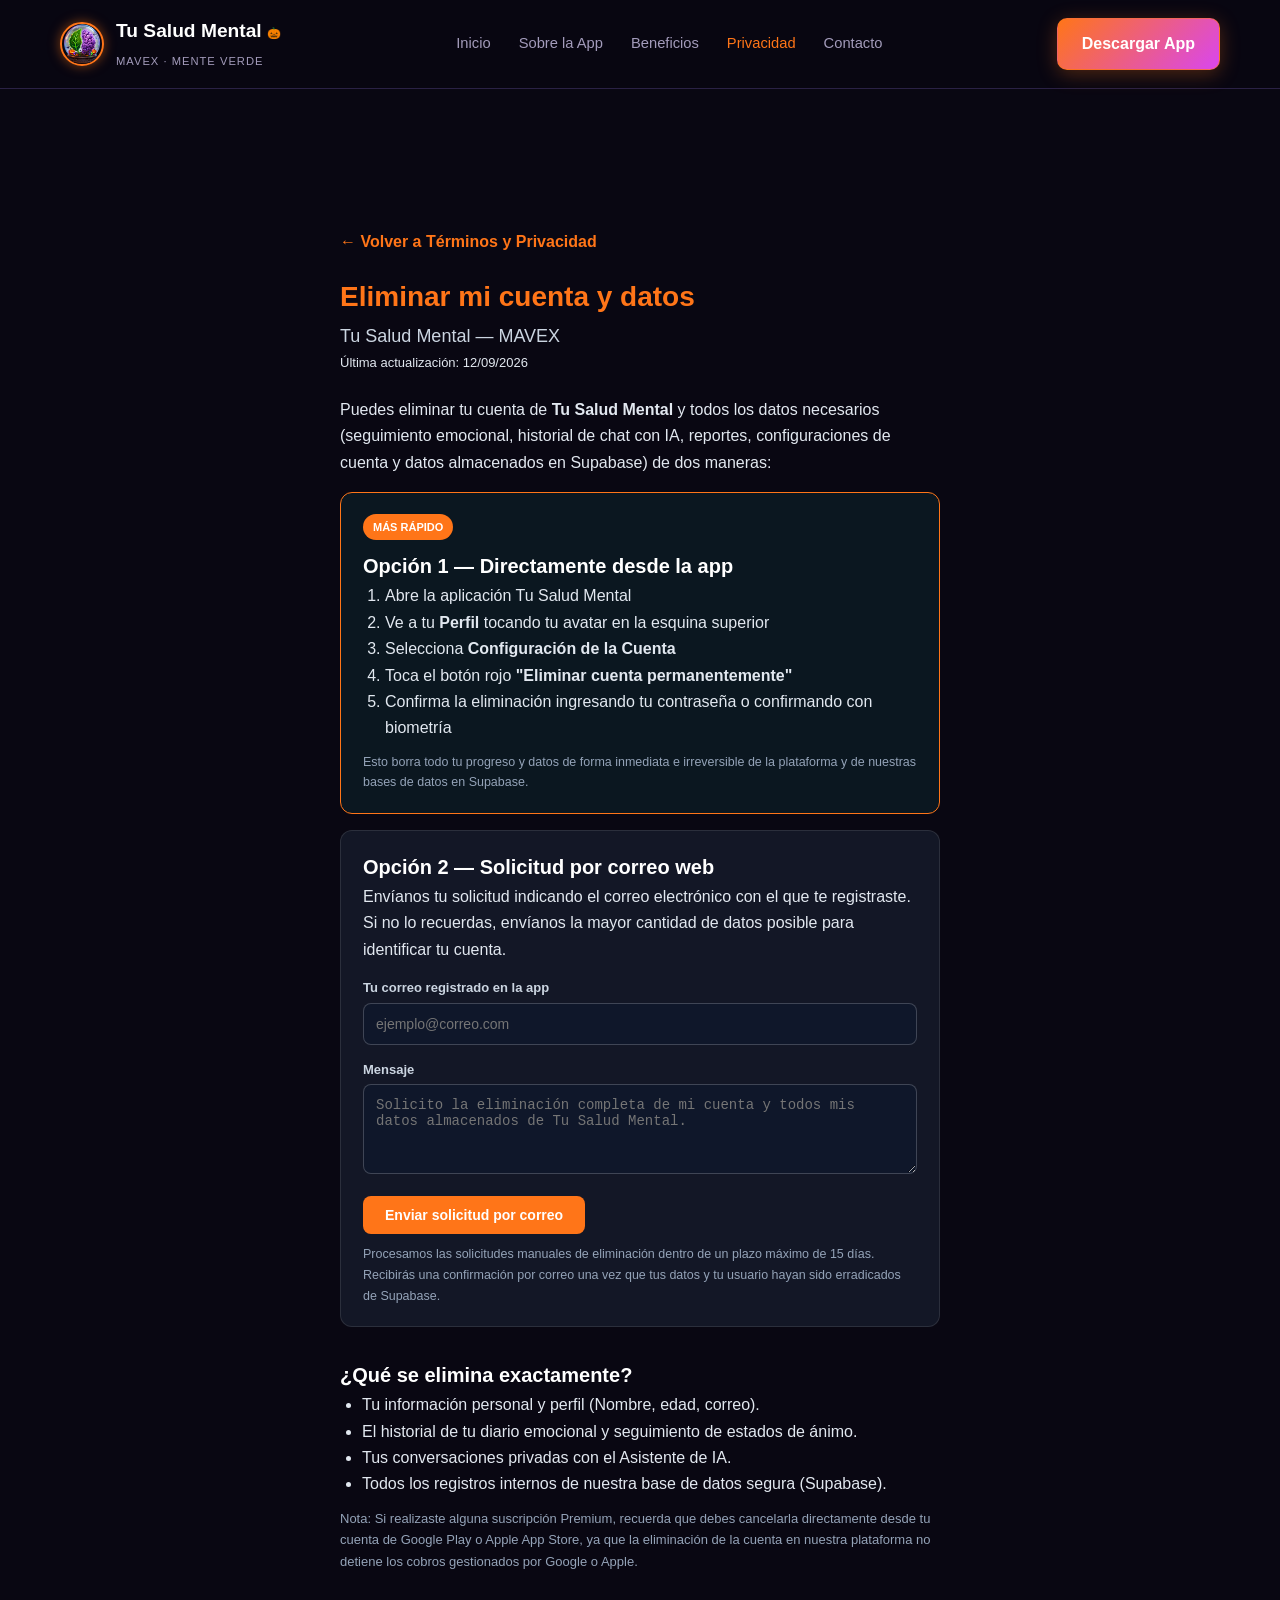
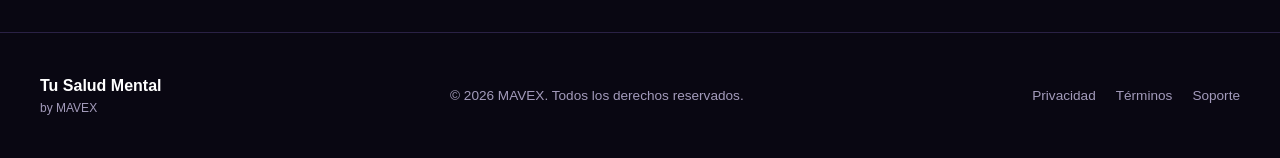
<file: eliminar_cuenta.html>
<!DOCTYPE html>
<html lang="es">
<head>
<meta charset="UTF-8">
<meta name="viewport" content="width=device-width, initial-scale=1.0">
<title>Eliminar mi cuenta y datos — Tu Salud Mental</title>
<link rel="icon" href="assets/brain-icon.png" type="image/png">
<link rel="stylesheet" href="css/style.css">
<link rel="stylesheet" href="css/legal.css">
<style>
  .delete-container {
    max-width: 640px;
    margin: 0 auto;
    padding: 140px 20px 60px;
    line-height: 1.65;
  }
  .delete-container h1 {
    font-size: 28px;
    margin-bottom: 4px;
    color: var(--primary);
  }
  .delete-container h2 {
    font-size: 20px;
    margin-top: 32px;
    color: #FFFFFF;
  }
  .updated {
    color: #94A3B8;
    font-size: 13px;
    margin-bottom: 24px;
  }
  .option-box {
    background: rgba(30,41,59,.5);
    border-radius: 12px;
    padding: 20px 22px;
    margin: 16px 0;
    border: 1px solid rgba(255,255,255,.1);
  }
  .option-box.recommended {
    background: rgba(31,168,155,.1);
    border: 1px solid var(--primary);
  }
  .badge-delete {
    display: inline-block;
    background: var(--primary);
    color: #fff;
    font-size: 11px;
    font-weight: 700;
    padding: 4px 10px;
    border-radius: 999px;
    margin-bottom: 10px;
  }
  .delete-container ol {
    padding-left: 22px;
    color: #E2E8F0;
  }
  .delete-container p {
    color: #E2E8F0;
  }
  .delete-container a {
    color: var(--primary);
    text-decoration: none;
    font-weight: 600;
  }
  .delete-container label {
    display: block;
    font-size: 13px;
    font-weight: 700;
    margin: 14px 0 4px;
    color: #CBD5E1;
  }
  .delete-container input, .delete-container textarea {
    width: 100%;
    box-sizing: border-box;
    padding: 12px;
    border: 1px solid rgba(255,255,255,.2);
    border-radius: 8px;
    background: #0F172A;
    color: #FFF;
    font-size: 14px;
  }
  .btn-submit {
    display: inline-block;
    margin-top: 14px;
    background: var(--primary);
    color: #fff;
    padding: 11px 22px;
    border-radius: 8px;
    text-decoration: none;
    font-weight: 700;
    font-size: 14px;
    border: none;
    cursor: pointer;
    transition: .3s;
  }
  .btn-submit:hover {
    background: var(--dark);
    transform: translateY(-2px);
  }
  .fineprint {
    font-size: 12.5px !important;
    color: #94A3B8 !important;
    margin-top: 10px;
  }
</style>
</head>
<body>

<header class="navbar">
  <div class="nav-container">
    <a href="index.html" class="logo">
      <img src="assets/halloween-globo.png" alt="Logo Tu Salud Mental Halloween" class="nav-logo-img" width="44" height="44">
      <div>
        <h3>Tu Salud Mental <span class="halloween-tag">🎃</span></h3>
        <span>MAVEX · MENTE VERDE</span>
      </div>
    </a>
    <nav class="nav-links">
      <a href="index.html">Inicio</a>
      <a href="index.html#about">Sobre la App</a>
      <a href="index.html#servicios">Beneficios</a>
      <!-- <a href="reserva.html" style="color: var(--primary); font-weight: 700;">Reserva Hora</a> -->
      <a href="legal.html" class="active">Privacidad</a>
      <a href="legal.html#contacto">Contacto</a>
    </nav>
    <a href="https://play.google.com/store/apps/details?id=com.mavex.tusaludmental" class="btn-primary" target="_blank">Descargar App</a>
  </div>
</header>

<div class="delete-container">
  <p style="margin-bottom:18px;">
    <a href="legal.html">← Volver a Términos y Privacidad</a>
  </p>

  <h1>Eliminar mi cuenta y datos</h1>
  <p style="font-size:18px; margin-top:-2px; color:#CBD5E1;">Tu Salud Mental — MAVEX</p>
  <p class="updated">Última actualización: 12/09/2026</p>

  <p>Puedes eliminar tu cuenta de <strong>Tu Salud Mental</strong> y todos los datos necesarios (seguimiento emocional, historial de chat con IA, reportes, configuraciones de cuenta y datos almacenados en Supabase) de dos maneras:</p>

  <div class="option-box recommended">
    <span class="badge-delete">MÁS RÁPIDO</span>
    <h2 style="margin-top:0;">Opción 1 — Directamente desde la app</h2>
    <ol>
      <li>Abre la aplicación Tu Salud Mental</li>
      <li>Ve a tu <strong>Perfil</strong> tocando tu avatar en la esquina superior</li>
      <li>Selecciona <strong>Configuración de la Cuenta</strong></li>
      <li>Toca el botón rojo <strong>"Eliminar cuenta permanentemente"</strong></li>
      <li>Confirma la eliminación ingresando tu contraseña o confirmando con biometría</li>
    </ol>
    <p class="fineprint">Esto borra todo tu progreso y datos de forma inmediata e irreversible de la plataforma y de nuestras bases de datos en Supabase.</p>
  </div>

  <div class="option-box">
    <h2 style="margin-top:0;">Opción 2 — Solicitud por correo web</h2>
    <p>Envíanos tu solicitud indicando el correo electrónico con el que te registraste. Si no lo recuerdas, envíanos la mayor cantidad de datos posible para identificar tu cuenta.</p>

    <label for="emailField">Tu correo registrado en la app</label>
    <input type="email" id="emailField" placeholder="ejemplo@correo.com">

    <label for="msgField">Mensaje</label>
    <textarea id="msgField" rows="4" placeholder="Solicito la eliminación completa de mi cuenta y todos mis datos almacenados de Tu Salud Mental."></textarea>

    <button class="btn-submit" onclick="sendRequest()">Enviar solicitud por correo</button>
    <p class="fineprint">Procesamos las solicitudes manuales de eliminación dentro de un plazo máximo de 15 días. Recibirás una confirmación por correo una vez que tus datos y tu usuario hayan sido erradicados de Supabase.</p>
  </div>

  <h2>¿Qué se elimina exactamente?</h2>
  <ul style="padding-left:22px; color:#E2E8F0;">
    <li>Tu información personal y perfil (Nombre, edad, correo).</li>
    <li>El historial de tu diario emocional y seguimiento de estados de ánimo.</li>
    <li>Tus conversaciones privadas con el Asistente de IA.</li>
    <li>Todos los registros internos de nuestra base de datos segura (Supabase).</li>
  </ul>
  <p style="font-size:13px; color:#94A3B8; margin-top:10px;">
    Nota: Si realizaste alguna suscripción Premium, recuerda que debes cancelarla directamente desde tu cuenta de Google Play o Apple App Store, ya que la eliminación de la cuenta en nuestra plataforma no detiene los cobros gestionados por Google o Apple.
  </p>
</div>

<footer>
  <div class="footer-content">
    <div class="footer-logo">
      <h3>Tu Salud Mental</h3>
      <p>by MAVEX</p>
    </div>
    <div class="footer-copy">
      &copy; 2026 MAVEX. Todos los derechos reservados.
    </div>
    <div class="footer-links">
      <a href="legal.html">Privacidad</a>
      <a href="legal.html">Términos</a>
      <a href="legal.html#contacto">Soporte</a>
    </div>
  </div>
</footer>

<script>
function sendRequest(){
  var email = document.getElementById('emailField').value.trim();
  var msg = document.getElementById('msgField').value.trim() || 'Solicito la eliminación completa de mi cuenta y todos mis datos almacenados de Tu Salud Mental.';
  var body = msg + (email ? ('\n\nCorreo registrado: ' + email) : '');
  var mailto = 'mailto:mavexsoporte@gmail.com?subject=' + encodeURIComponent('Solicitud de eliminación de cuenta - Tu Salud Mental') + '&body=' + encodeURIComponent(body);
  window.location.href = mailto;
}
</script>

<script src="js/main.js"></script>
</body>
</html>
</file>
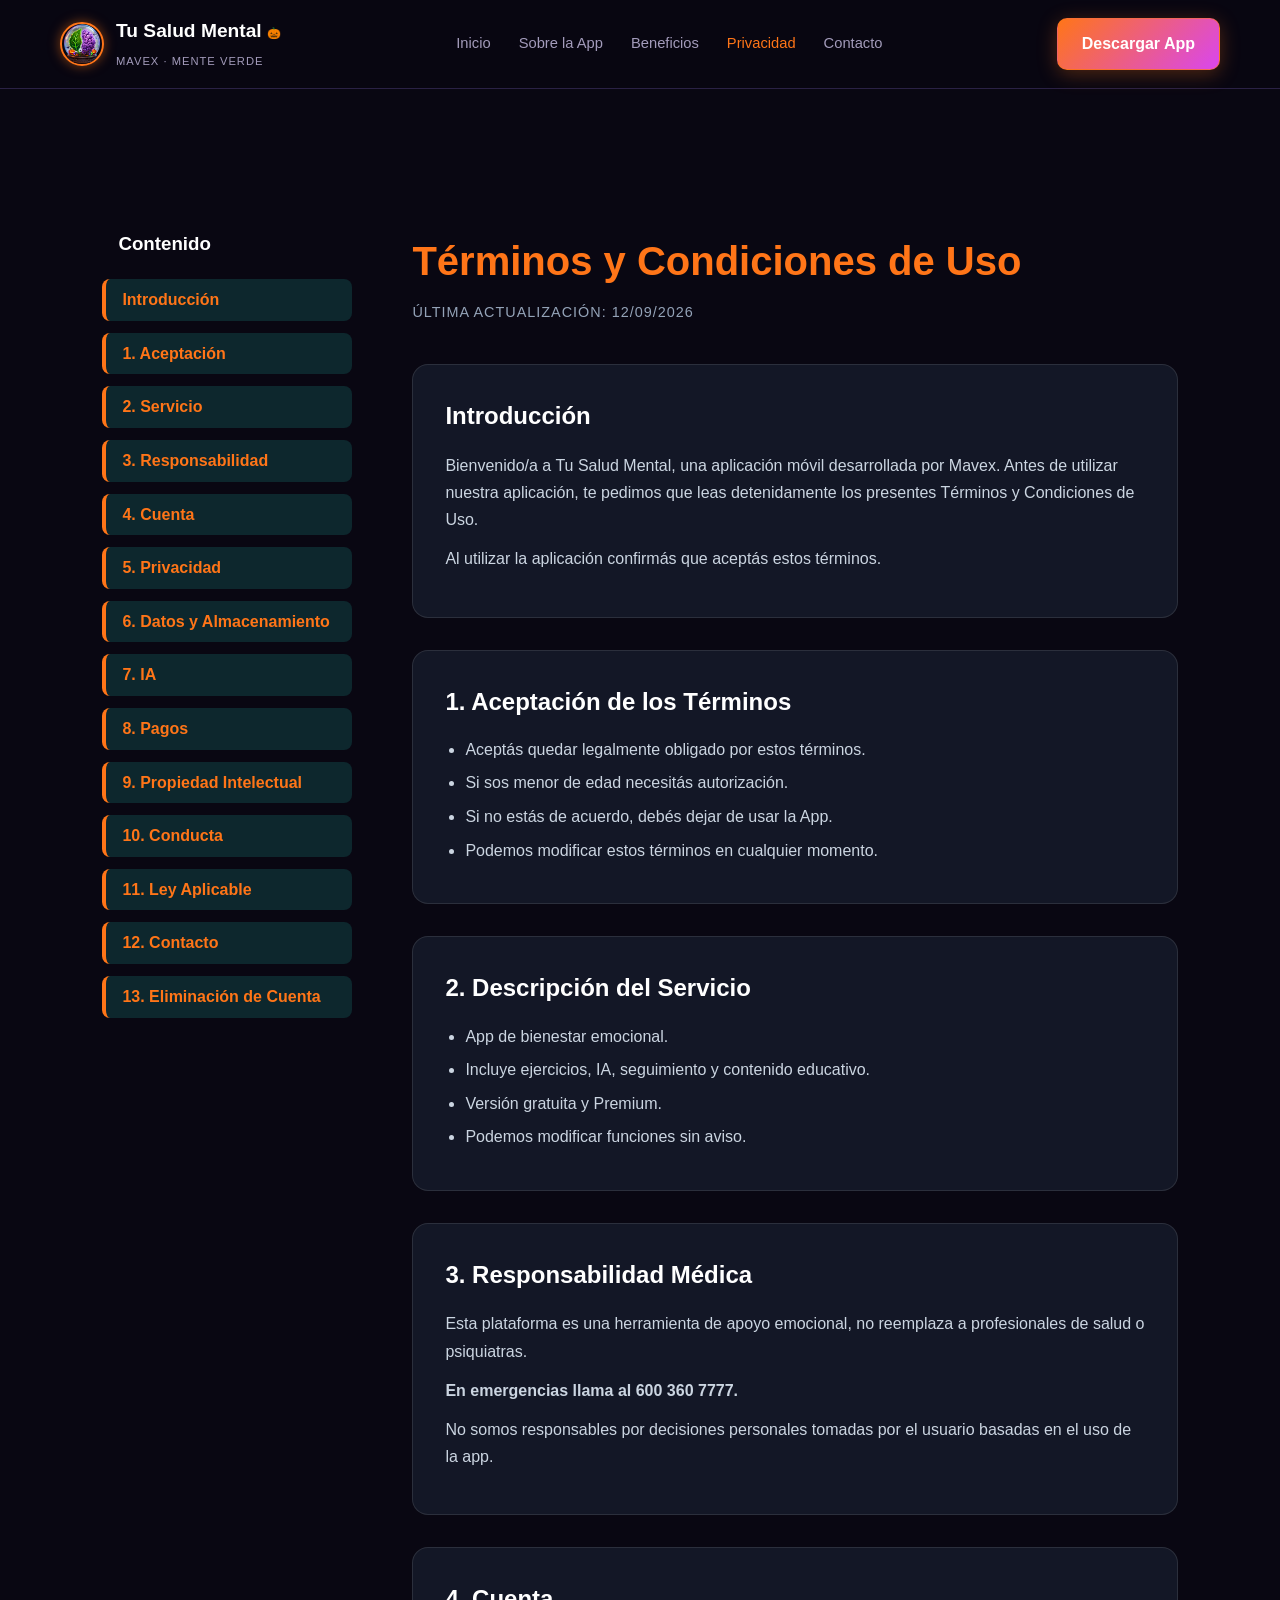
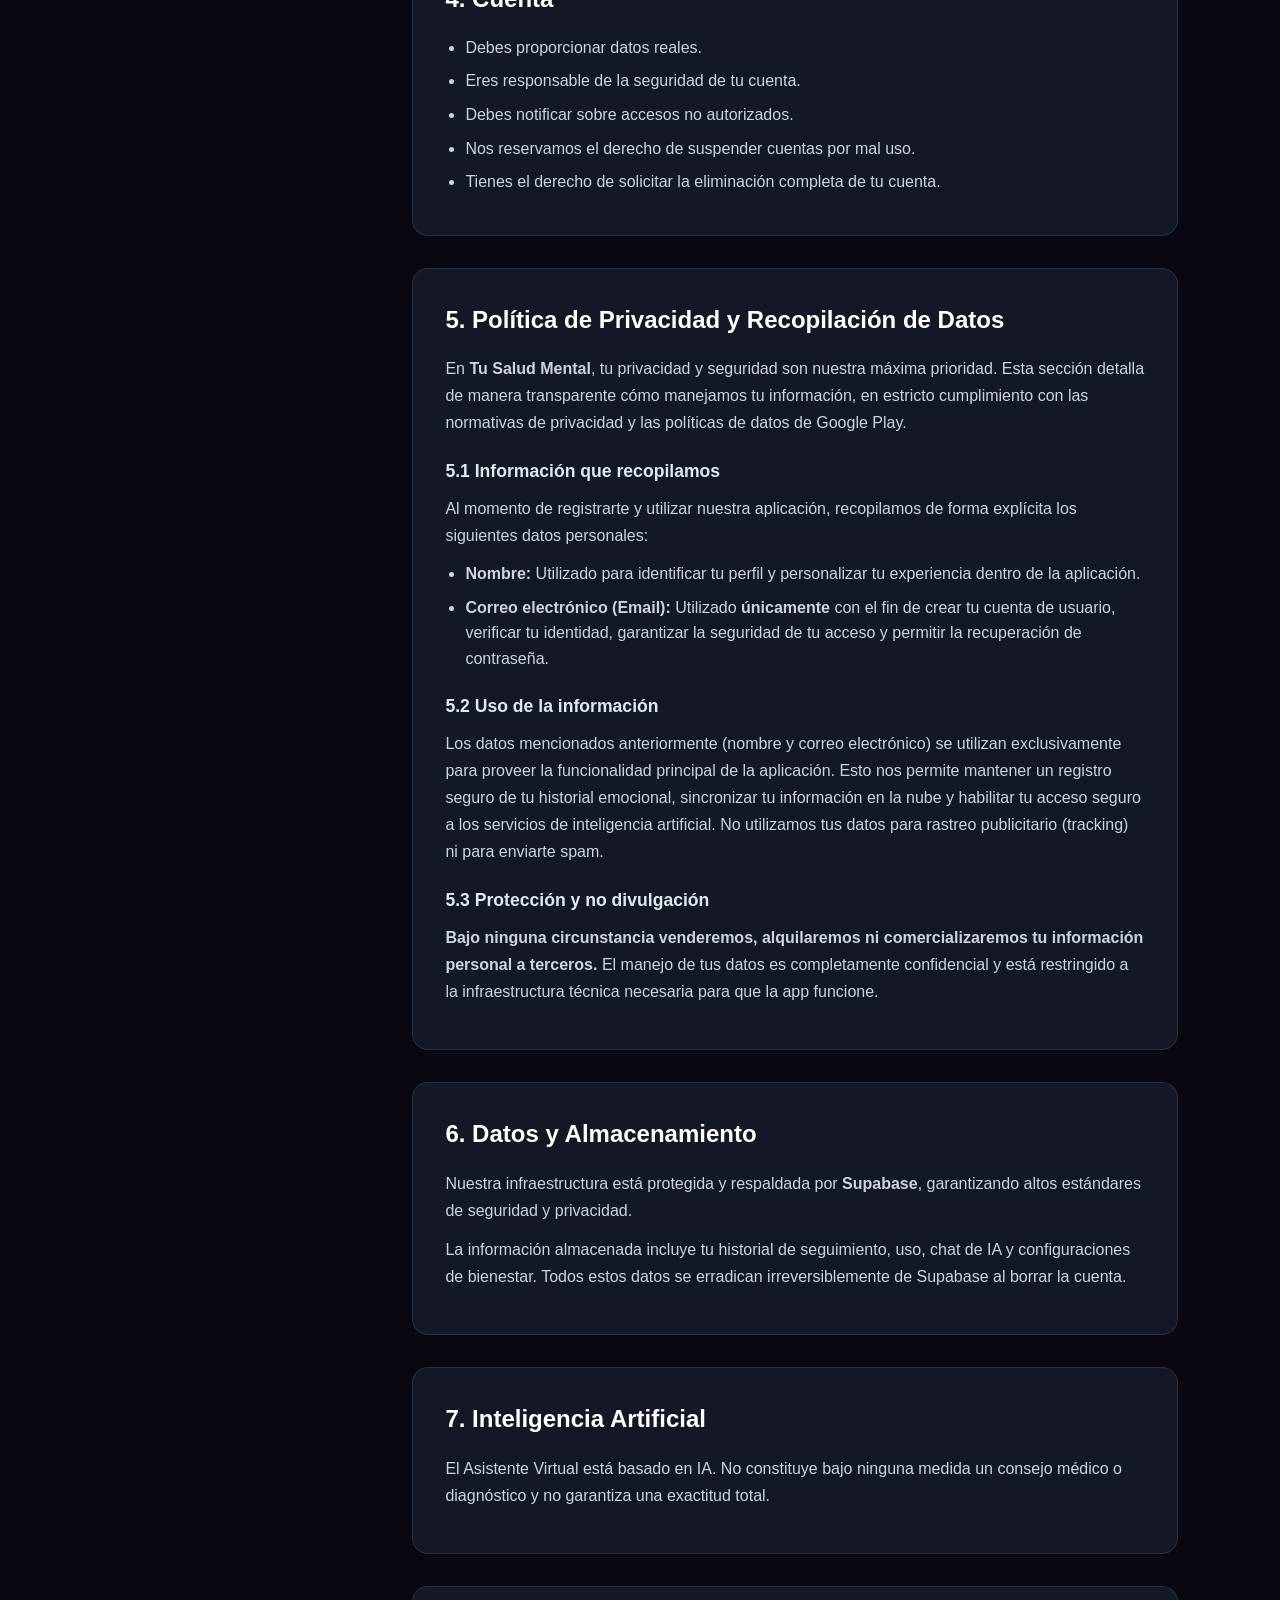
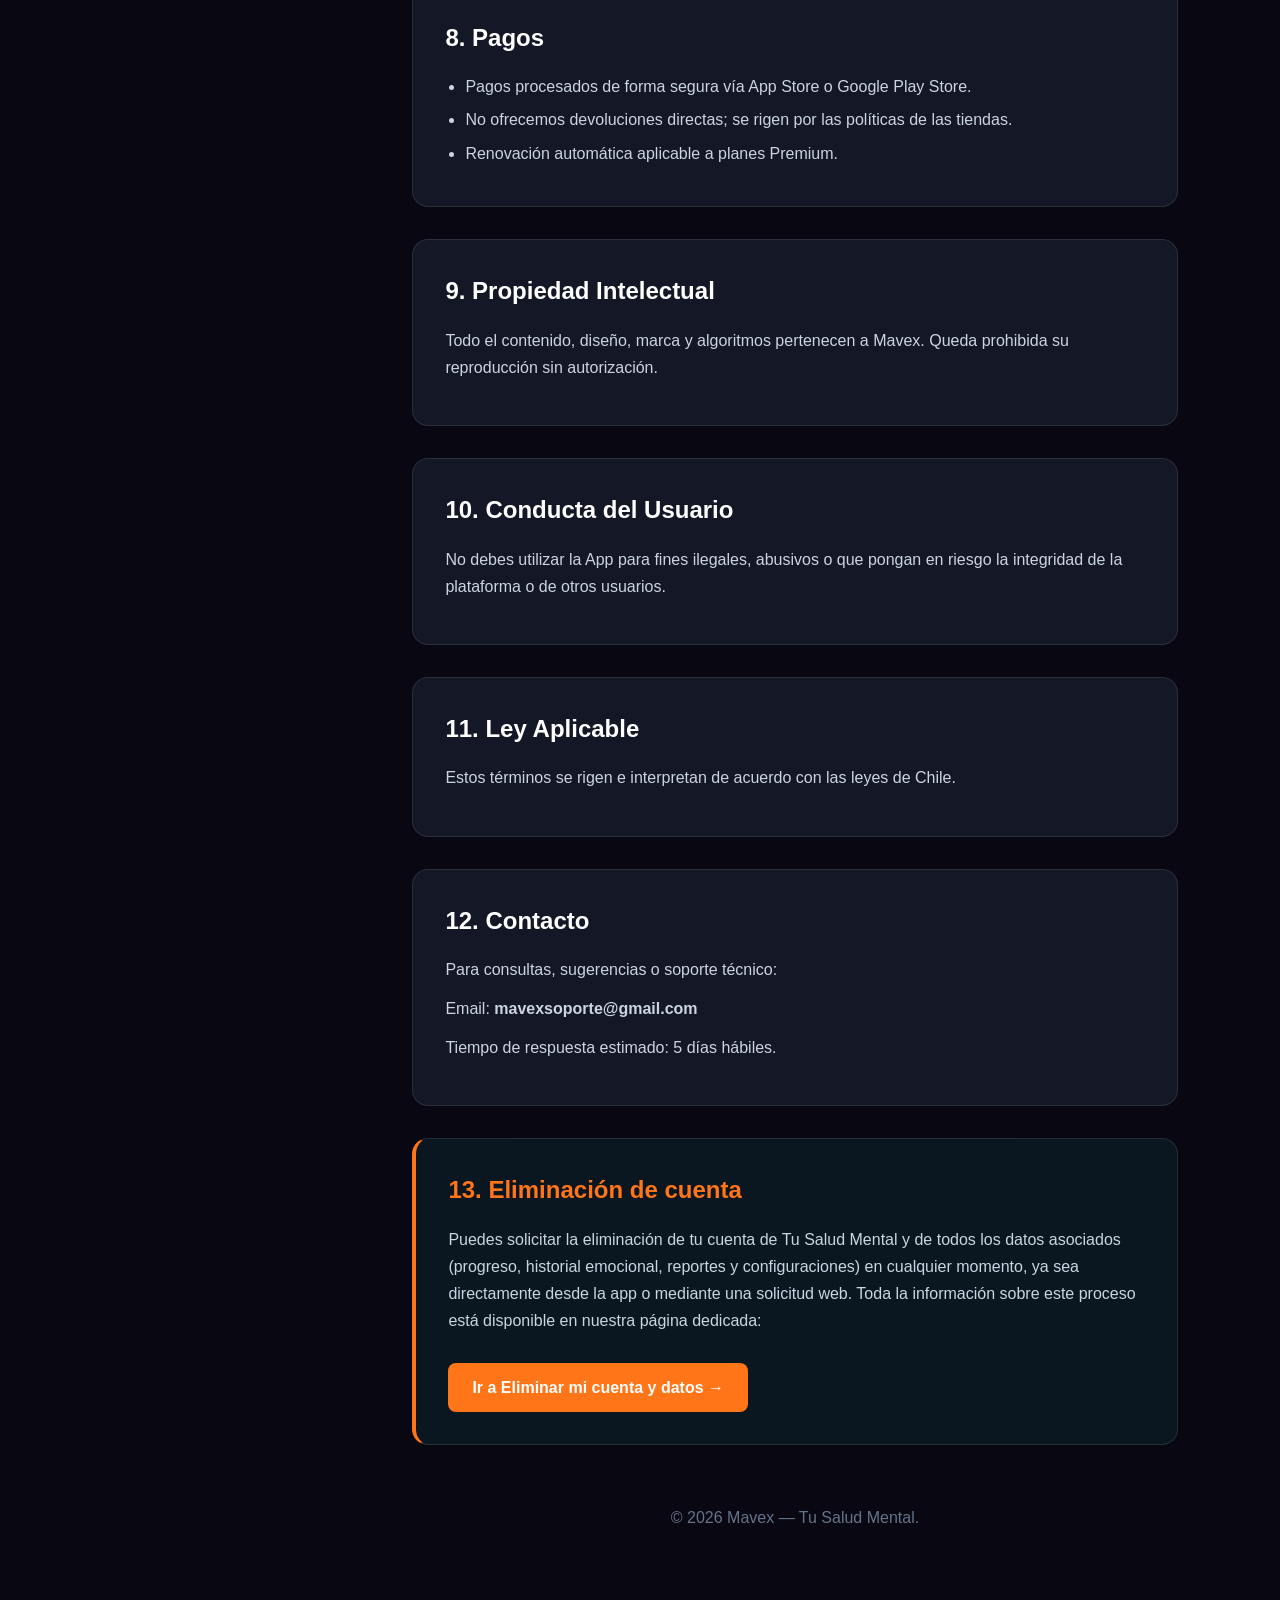
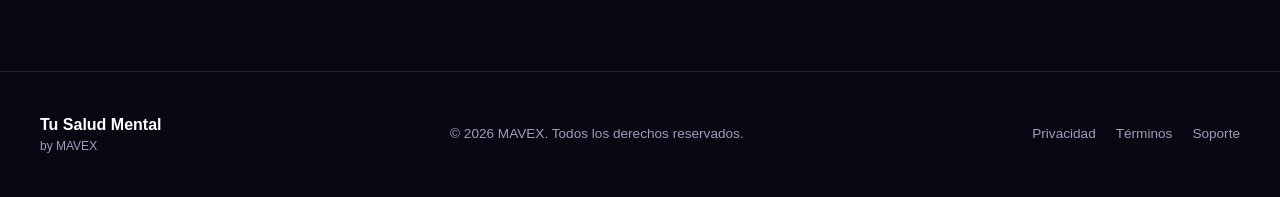
<file: legal.html>
<!DOCTYPE html>
<html lang="es">
<head>
<meta charset="UTF-8">
<meta name="viewport" content="width=device-width, initial-scale=1.0">

<title>Términos y Privacidad | Tu Salud Mental</title>

<link rel="stylesheet" href="css/style.css">
<link rel="stylesheet" href="css/legal.css">

</head>

<body>

<header class="navbar">
  <div class="nav-container">
    <a href="index.html" class="logo">
      <img src="assets/halloween-globo.png" alt="Logo Tu Salud Mental Halloween" class="nav-logo-img" width="44" height="44">
      <div>
        <h3>Tu Salud Mental <span class="halloween-tag">🎃</span></h3>
        <span>MAVEX · MENTE VERDE</span>
      </div>
    </a>
    <nav class="nav-links">
      <a href="index.html">Inicio</a>
      <a href="index.html#about">Sobre la App</a>
      <a href="index.html#servicios">Beneficios</a>
      <!-- <a href="reserva.html" style="color: var(--primary); font-weight: 700;">Reserva Hora</a> -->
      <a href="legal.html" class="active">Privacidad</a>
      <a href="legal.html#contacto">Contacto</a>
    </nav>
    <a href="https://play.google.com/store/apps/details?id=com.mavex.tusaludmental" class="btn-primary" target="_blank">Descargar App</a>
  </div>
</header>

<section class="legal-container">

  <aside class="legal-sidebar">
    <h3 style="margin-bottom: 20px; color: #FFFFFF; padding-left: 16px;">Contenido</h3>

    <a href="#intro">Introducción</a>
    <a href="#uso">1. Aceptación</a>
    <a href="#servicio">2. Servicio</a>
    <a href="#responsabilidad">3. Responsabilidad</a>
    <a href="#cuenta">4. Cuenta</a>
    <a href="#privacidad">5. Privacidad</a>
    <a href="#datos">6. Datos y Almacenamiento</a>
    <a href="#ia">7. IA</a>
    <a href="#pagos">8. Pagos</a>
    <a href="#propiedad">9. Propiedad Intelectual</a>
    <a href="#conducta">10. Conducta</a>
    <a href="#ley">11. Ley Aplicable</a>
    <a href="#contacto">12. Contacto</a>
    <a href="#eliminacion">13. Eliminación de Cuenta</a>
  </aside>

  <div class="legal-content">

    <h1>Términos y Condiciones de Uso</h1>
    <p class="legal-date">
      Última actualización: 12/09/2026
    </p>

    <div class="legal-section" id="intro">
      <h2>Introducción</h2>
      <p>Bienvenido/a a Tu Salud Mental, una aplicación móvil desarrollada por Mavex. Antes de utilizar nuestra aplicación, te pedimos que leas detenidamente los presentes Términos y Condiciones de Uso.</p>
      <p>Al utilizar la aplicación confirmás que aceptás estos términos.</p>
    </div>

    <div class="legal-section" id="uso">
      <h2>1. Aceptación de los Términos</h2>
      <ul>
        <li>Aceptás quedar legalmente obligado por estos términos.</li>
        <li>Si sos menor de edad necesitás autorización.</li>
        <li>Si no estás de acuerdo, debés dejar de usar la App.</li>
        <li>Podemos modificar estos términos en cualquier momento.</li>
      </ul>
    </div>

    <div class="legal-section" id="servicio">
      <h2>2. Descripción del Servicio</h2>
      <ul>
        <li>App de bienestar emocional.</li>
        <li>Incluye ejercicios, IA, seguimiento y contenido educativo.</li>
        <li>Versión gratuita y Premium.</li>
        <li>Podemos modificar funciones sin aviso.</li>
      </ul>
    </div>

    <div class="legal-section" id="responsabilidad">
      <h2>3. Responsabilidad Médica</h2>
      <p>Esta plataforma es una herramienta de apoyo emocional, no reemplaza a profesionales de salud o psiquiatras.</p>
      <p><strong>En emergencias llama al 600 360 7777.</strong></p>
      <p>No somos responsables por decisiones personales tomadas por el usuario basadas en el uso de la app.</p>
    </div>

    <div class="legal-section" id="cuenta">
      <h2>4. Cuenta</h2>
      <ul>
        <li>Debes proporcionar datos reales.</li>
        <li>Eres responsable de la seguridad de tu cuenta.</li>
        <li>Debes notificar sobre accesos no autorizados.</li>
        <li>Nos reservamos el derecho de suspender cuentas por mal uso.</li>
        <li>Tienes el derecho de solicitar la eliminación completa de tu cuenta.</li>
      </ul>
    </div>

    <div class="legal-section" id="privacidad">
      <h2>5. Política de Privacidad y Recopilación de Datos</h2>
      <p>En <strong>Tu Salud Mental</strong>, tu privacidad y seguridad son nuestra máxima prioridad. Esta sección detalla de manera transparente cómo manejamos tu información, en estricto cumplimiento con las normativas de privacidad y las políticas de datos de Google Play.</p>
      
      <h3 style="margin-top: 20px; margin-bottom: 10px; font-size: 1.1rem; color: #E2E8F0;">5.1 Información que recopilamos</h3>
      <p>Al momento de registrarte y utilizar nuestra aplicación, recopilamos de forma explícita los siguientes datos personales:</p>
      <ul>
        <li><strong>Nombre:</strong> Utilizado para identificar tu perfil y personalizar tu experiencia dentro de la aplicación.</li>
        <li><strong>Correo electrónico (Email):</strong> Utilizado <strong>únicamente</strong> con el fin de crear tu cuenta de usuario, verificar tu identidad, garantizar la seguridad de tu acceso y permitir la recuperación de contraseña.</li>
      </ul>

      <h3 style="margin-top: 20px; margin-bottom: 10px; font-size: 1.1rem; color: #E2E8F0;">5.2 Uso de la información</h3>
      <p>Los datos mencionados anteriormente (nombre y correo electrónico) se utilizan exclusivamente para proveer la funcionalidad principal de la aplicación. Esto nos permite mantener un registro seguro de tu historial emocional, sincronizar tu información en la nube y habilitar tu acceso seguro a los servicios de inteligencia artificial. No utilizamos tus datos para rastreo publicitario (tracking) ni para enviarte spam.</p>

      <h3 style="margin-top: 20px; margin-bottom: 10px; font-size: 1.1rem; color: #E2E8F0;">5.3 Protección y no divulgación</h3>
      <p><strong>Bajo ninguna circunstancia venderemos, alquilaremos ni comercializaremos tu información personal a terceros.</strong> El manejo de tus datos es completamente confidencial y está restringido a la infraestructura técnica necesaria para que la app funcione.</p>
    </div>

    <div class="legal-section" id="datos">
      <h2>6. Datos y Almacenamiento</h2>
      <p>Nuestra infraestructura está protegida y respaldada por <strong>Supabase</strong>, garantizando altos estándares de seguridad y privacidad.</p>
      <p>La información almacenada incluye tu historial de seguimiento, uso, chat de IA y configuraciones de bienestar. Todos estos datos se erradican irreversiblemente de Supabase al borrar la cuenta.</p>
    </div>

    <div class="legal-section" id="ia">
      <h2>7. Inteligencia Artificial</h2>
      <p>El Asistente Virtual está basado en IA. No constituye bajo ninguna medida un consejo médico o diagnóstico y no garantiza una exactitud total.</p>
    </div>

    <div class="legal-section" id="pagos">
      <h2>8. Pagos</h2>
      <ul>
        <li>Pagos procesados de forma segura vía App Store o Google Play Store.</li>
        <li>No ofrecemos devoluciones directas; se rigen por las políticas de las tiendas.</li>
        <li>Renovación automática aplicable a planes Premium.</li>
      </ul>
    </div>

    <div class="legal-section" id="propiedad">
      <h2>9. Propiedad Intelectual</h2>
      <p>Todo el contenido, diseño, marca y algoritmos pertenecen a Mavex. Queda prohibida su reproducción sin autorización.</p>
    </div>

    <div class="legal-section" id="conducta">
      <h2>10. Conducta del Usuario</h2>
      <p>No debes utilizar la App para fines ilegales, abusivos o que pongan en riesgo la integridad de la plataforma o de otros usuarios.</p>
    </div>

    <div class="legal-section" id="ley">
      <h2>11. Ley Aplicable</h2>
      <p>Estos términos se rigen e interpretan de acuerdo con las leyes de Chile.</p>
    </div>

    <div class="legal-section" id="contacto">
      <h2>12. Contacto</h2>
      <p>Para consultas, sugerencias o soporte técnico:</p>
      <p>Email: <strong>mavexsoporte@gmail.com</strong></p>
      <p>Tiempo de respuesta estimado: 5 días hábiles.</p>
    </div>

    <!-- SECCIÓN DE ELIMINACIÓN DE CUENTA AGREGADA AL FINAL -->
    <div class="legal-section delete-account-section" id="eliminacion">
      <h2 style="color: var(--primary);">13. Eliminación de cuenta</h2>
      <p>
        Puedes solicitar la eliminación de tu cuenta de Tu Salud Mental y de todos los datos asociados (progreso, historial emocional, reportes y configuraciones) en cualquier momento, ya sea directamente desde la app o mediante una solicitud web. Toda la información sobre este proceso está disponible en nuestra página dedicada:
      </p>
      <a href="eliminar_cuenta.html" class="btn-link">Ir a Eliminar mi cuenta y datos →</a>
    </div>

    <p style="margin-top:60px; color:#64748B; text-align: center;">
      © 2026 Mavex — Tu Salud Mental.
    </p>

  </div>
</section>

<button id="backToTop">↑</button>

<script>
  // Script para marcar el link activo en el sidebar
  const sections = document.querySelectorAll('.legal-section');
  const navLinks = document.querySelectorAll('.legal-sidebar a');

  window.addEventListener('scroll', () => {
    let current = '';
    sections.forEach(section => {
      const sectionTop = section.offsetTop;
      if (scrollY >= sectionTop - 150) {
        current = section.getAttribute('id');
      }
    });

    navLinks.forEach(link => {
      link.classList.remove('active');
      if (link.getAttribute('href').includes(current)) {
        link.classList.add('active');
      }
    });
  });

  // Back to top
  const backToTopBtn = document.getElementById('backToTop');
  window.addEventListener('scroll', () => {
    if (window.scrollY > 300) {
      backToTopBtn.style.display = 'block';
    } else {
      backToTopBtn.style.display = 'none';
    }
  });

  backToTopBtn.addEventListener('click', () => {
    window.scrollTo({ top: 0, behavior: 'smooth' });
  });
</script>

<footer>
  <div class="footer-content">
    <div class="footer-logo">
      <h3>Tu Salud Mental</h3>
      <p>by MAVEX</p>
    </div>
    <div class="footer-copy">
      &copy; 2026 MAVEX. Todos los derechos reservados.
    </div>
    <div class="footer-links">
      <a href="legal.html">Privacidad</a>
      <a href="legal.html">Términos</a>
      <a href="legal.html#contacto">Soporte</a>
    </div>
  </div>
</footer>

<script src="js/main.js"></script>

</body>
</html>
</file>
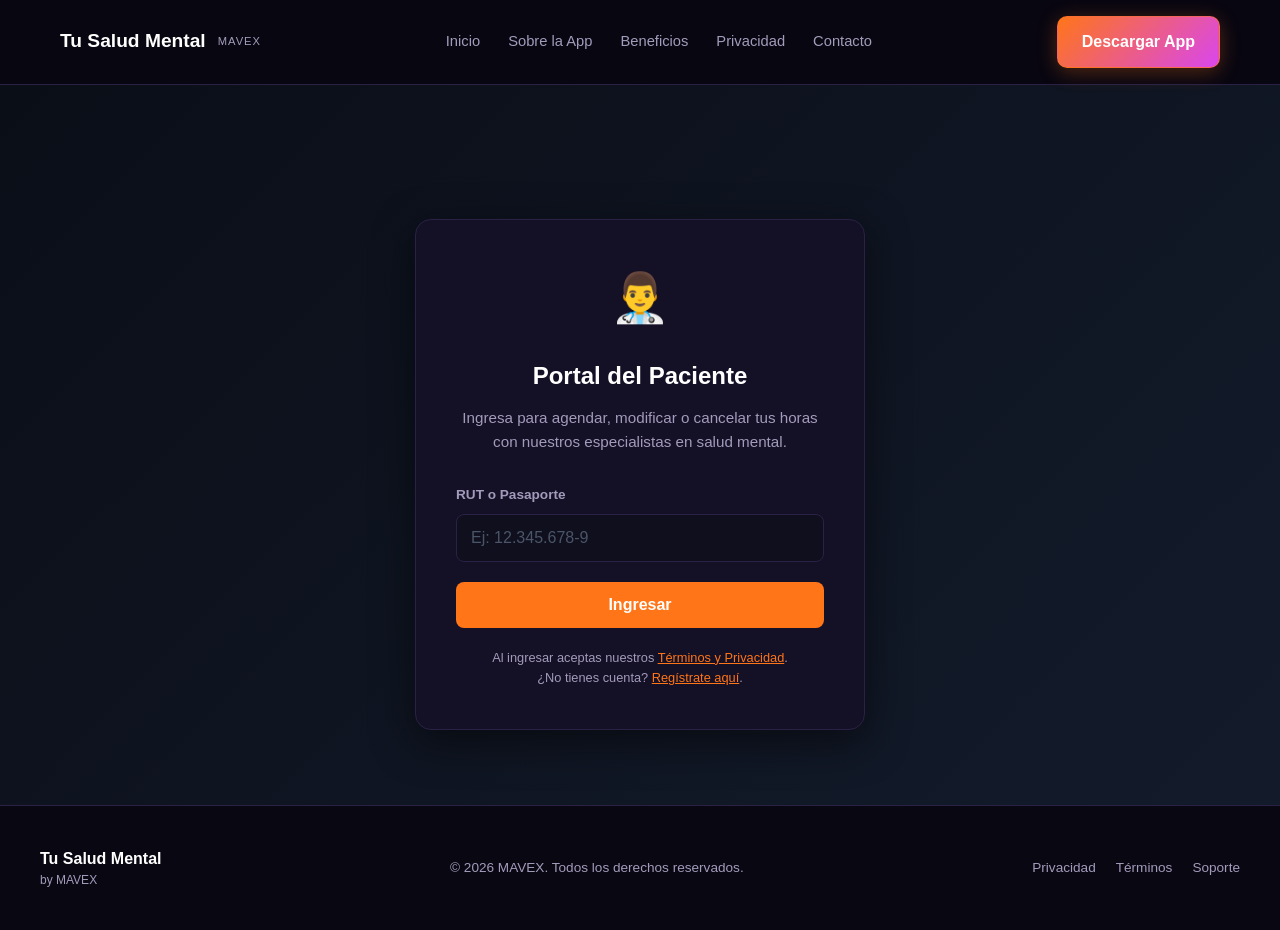
<file: reserva.html>
<!DOCTYPE html>
<html lang="es">
<head>
<meta charset="UTF-8">
<meta name="viewport" content="width=device-width, initial-scale=1.0">
<title>Reserva de Hora — Portal del Paciente | Tu Salud Mental</title>
<link rel="icon" href="assets/brain-icon.png" type="image/png">
<link rel="stylesheet" href="css/style.css">
<style>
  .portal-container {
    min-height: 80vh;
    display: flex;
    align-items: center;
    justify-content: center;
    padding: 120px 20px 60px;
    background: linear-gradient(135deg, rgba(10,14,23,1) 0%, rgba(19,27,43,1) 100%);
  }

  .portal-card {
    background-color: var(--bg-card);
    border: 1px solid var(--border-color);
    border-radius: var(--radius);
    padding: 40px;
    width: 100%;
    max-width: 450px;
    box-shadow: 0 12px 40px rgba(0,0,0,0.5);
    text-align: center;
  }

  .portal-card .icon-header {
    font-size: 3rem;
    margin-bottom: 20px;
  }

  .portal-card h1 {
    font-size: 1.5rem;
    color: var(--text-main);
    margin-bottom: 10px;
  }

  .portal-card p {
    color: var(--text-muted);
    font-size: 0.95rem;
    margin-bottom: 30px;
  }

  .input-group {
    text-align: left;
    margin-bottom: 20px;
  }

  .input-group label {
    display: block;
    font-size: 0.85rem;
    color: var(--text-muted);
    margin-bottom: 8px;
    font-weight: 600;
  }

  .input-group input {
    width: 100%;
    padding: 14px;
    border-radius: 8px;
    border: 1px solid var(--border-color);
    background-color: rgba(10, 14, 23, 0.5);
    color: var(--text-main);
    font-size: 1rem;
    transition: all 0.3s ease;
  }

  .input-group input:focus {
    outline: none;
    border-color: var(--primary);
    background-color: rgba(10, 14, 23, 0.8);
  }

  .input-group input::placeholder {
    color: #4a5568;
  }

  .btn-submit {
    width: 100%;
    padding: 14px;
    background-color: var(--primary);
    color: #fff;
    border: none;
    border-radius: 8px;
    font-size: 1rem;
    font-weight: 600;
    cursor: pointer;
    transition: all 0.3s ease;
  }

  .btn-submit:hover {
    background-color: var(--primary-hover);
    transform: translateY(-2px);
  }

  .portal-footer {
    margin-top: 20px;
    font-size: 0.8rem;
    color: var(--text-muted);
  }

  .portal-footer a {
    color: var(--primary);
    text-decoration: underline;
  }
</style>
</head>
<body>

<header class="navbar">
  <div class="nav-container">
    <div class="logo">
      <h3>Tu Salud Mental</h3>
      <span>MAVEX</span>
    </div>
    <nav class="nav-links">
      <a href="index.html">Inicio</a>
      <a href="about.html">Sobre la App</a>
      <a href="index.html#servicios">Beneficios</a>
      <!-- <a href="reserva.html" class="active" style="color: var(--primary); font-weight: 700;">Reserva Hora</a> -->
      <a href="legal.html">Privacidad</a>
      <a href="legal.html#contacto">Contacto</a>
    </nav>
    <a href="https://play.google.com/store/apps/details?id=com.mavex.tusaludmental" class="btn-primary" target="_blank">Descargar App</a>
  </div>
</header>

<div class="portal-container">
  <div class="portal-card">
    <div class="icon-header">👨‍⚕️</div>
    <h1>Portal del Paciente</h1>
    <p>Ingresa para agendar, modificar o cancelar tus horas con nuestros especialistas en salud mental.</p>

    <div class="input-group">
      <label for="rut">RUT o Pasaporte</label>
      <input type="text" id="rut" placeholder="Ej: 12.345.678-9">
    </div>

    <button class="btn-submit" onclick="alert('Esta es una demostración. En el futuro, aquí se conectará con el sistema de reservas y la IA de MAVEX.')">Ingresar</button>

    <div class="portal-footer">
      Al ingresar aceptas nuestros <a href="legal.html">Términos y Privacidad</a>.<br>
      ¿No tienes cuenta? <a href="#">Regístrate aquí</a>.
    </div>
  </div>
</div>

<footer>
  <div class="footer-content">
    <div class="footer-logo">
      <h3>Tu Salud Mental</h3>
      <p>by MAVEX</p>
    </div>
    <div class="footer-copy">
      &copy; 2026 MAVEX. Todos los derechos reservados.
    </div>
    <div class="footer-links">
      <a href="legal.html">Privacidad</a>
      <a href="legal.html">Términos</a>
      <a href="legal.html#contacto">Soporte</a>
    </div>
  </div>
</footer>

<script src="js/main.js"></script>
</body>
</html>
</file>
<file: css/style.css>
/* ROOT VARIABLES - HALLOWEEN EDITION */
:root {
  color-scheme: dark;
  --bg-dark: #090712; /* Fondo nocturno místico muy oscuro */
  --bg-card: #141026; /* Fondo de tarjetas violeta nocturno */
  --bg-card-hover: #1d1736;
  --primary: #ff7518; /* Naranja calabaza vibrante */
  --primary-hover: #e05e00;
  --accent-purple: #9d4edd; /* Violeta mágico del cerebro */
  --accent-green: #10b981; /* Verde esmeralda de la hoja */
  --text-main: #ffffff;
  --text-muted: #a39bbb;
  --border-color: #2a2145;
  --font-family: 'Inter', sans-serif;
  --radius: 16px;
}

* {
  margin: 0;
  padding: 0;
  box-sizing: border-box;
}

html {
  scroll-behavior: smooth;
}

body {
  font-family: var(--font-family);
  background-color: var(--bg-dark);
  color: var(--text-main);
  line-height: 1.6;
  overflow-x: hidden;
}

a {
  text-decoration: none;
  color: inherit;
  transition: all 0.3s ease;
}

/* HALLOWEEN TOP BANNER */
.halloween-banner {
  background: linear-gradient(90deg, #3b0764 0%, #9a3412 50%, #3b0764 100%);
  color: #fff;
  text-align: center;
  padding: 10px 20px;
  font-size: 0.88rem;
  border-bottom: 1px solid rgba(255, 117, 24, 0.4);
  position: relative;
  z-index: 1001;
}

/* BUTTONS */
.btn-primary {
  background: linear-gradient(135deg, var(--primary) 0%, #d946ef 100%);
  color: #fff;
  padding: 12px 24px;
  border-radius: 10px;
  font-weight: 700;
  display: inline-block;
  border: 1px solid rgba(255, 117, 24, 0.6);
  box-shadow: 0 4px 20px rgba(255, 117, 24, 0.3);
}
.btn-primary:hover {
  transform: translateY(-2px);
  box-shadow: 0 8px 25px rgba(255, 117, 24, 0.5);
  filter: brightness(1.08);
}

.btn-outline {
  background-color: rgba(157, 78, 221, 0.12);
  color: var(--text-main);
  padding: 12px 24px;
  border-radius: 10px;
  font-weight: 600;
  display: inline-block;
  border: 1px solid var(--accent-purple);
}
.btn-outline:hover {
  background-color: rgba(157, 78, 221, 0.25);
  border-color: var(--primary);
  transform: translateY(-2px);
}

/* NAVBAR */
.navbar {
  position: sticky;
  top: 0;
  width: 100%;
  background-color: rgba(9, 7, 18, 0.88);
  backdrop-filter: blur(12px);
  border-bottom: 1px solid var(--border-color);
  z-index: 1000;
}

.nav-container {
  max-width: 1200px;
  margin: 0 auto;
  padding: 16px 20px;
  display: flex;
  justify-content: space-between;
  align-items: center;
}

.logo {
  display: flex;
  align-items: center;
  gap: 12px;
}

.nav-logo-img {
  width: 44px;
  height: 44px;
  border-radius: 50%;
  object-fit: cover;
  border: 2px solid var(--primary);
  box-shadow: 0 0 12px rgba(255, 117, 24, 0.5);
}

.logo h3 {
  font-size: 1.2rem;
  font-weight: 700;
}
.logo span {
  font-size: 0.7rem;
  color: var(--text-muted);
  letter-spacing: 1px;
}
.halloween-tag {
  font-size: 1rem;
}

.nav-links {
  display: flex;
  gap: 28px;
}
.nav-links a {
  font-weight: 500;
  font-size: 0.92rem;
  color: var(--text-muted);
}
.nav-links a.active, .nav-links a:hover {
  color: var(--primary);
}

/* HERO SECTION */
.hero {
  position: relative;
  min-height: 90vh;
  display: flex;
  align-items: center;
  padding: 60px 0 80px;
  background: radial-gradient(circle at 75% 40%, rgba(157, 78, 221, 0.25) 0%, rgba(255, 117, 24, 0.1) 35%, var(--bg-dark) 75%),
              url('../assets/halloween-hero.jpeg') center/cover no-repeat;
  overflow: hidden;
}

.hero-overlay {
  position: absolute;
  inset: 0;
  background: linear-gradient(90deg, rgba(9, 7, 18, 0.94) 0%, rgba(9, 7, 18, 0.85) 55%, rgba(9, 7, 18, 0.72) 100%);
}

/* Floating Halloween Elements */
.spooky-particles {
  position: absolute;
  inset: 0;
  pointer-events: none;
  z-index: 1;
}

.spooky-float {
  position: absolute;
  font-size: 1.8rem;
  opacity: 0.35;
  animation: floatSpooky 6s ease-in-out infinite;
}
.spooky-float.f1 { top: 15%; left: 8%; animation-delay: 0s; }
.spooky-float.f2 { top: 22%; right: 10%; animation-delay: 1.5s; font-size: 2.2rem; }
.spooky-float.f3 { bottom: 25%; left: 45%; animation-delay: 2.5s; }
.spooky-float.f4 { top: 65%; left: 12%; animation-delay: 0.8s; }
.spooky-float.f5 { bottom: 18%; right: 8%; animation-delay: 3.2s; }

@keyframes floatSpooky {
  0%, 100% { transform: translateY(0px) rotate(0deg); }
  50% { transform: translateY(-16px) rotate(6deg); }
}

.hero-content {
  position: relative;
  max-width: 1200px;
  margin: 0 auto;
  padding: 0 20px;
  width: 100%;
  z-index: 2;
}

.hero-grid {
  display: grid;
  grid-template-columns: 1.15fr 0.85fr;
  gap: 50px;
  align-items: center;
  margin-bottom: 50px;
}

.hero-text {
  max-width: 650px;
}

.greeting {
  color: #ffb703; /* Amarillo/Naranja brillante de alta visibilidad */
  font-weight: 800;
  font-size: 1.35rem;
  display: inline-block;
  margin-bottom: 22px;
  background: rgba(255, 117, 24, 0.18);
  padding: 8px 18px;
  border-radius: 30px;
  border: 2px solid var(--primary);
  box-shadow: 0 0 20px rgba(255, 117, 24, 0.45);
}

.hero-text h1 {
  font-size: 3.8rem;
  line-height: 1.1;
  font-weight: 800;
  margin-bottom: 25px;
}

.hero-text .highlight {
  background: linear-gradient(90deg, #ff7518, #c084fc, #34d399);
  -webkit-background-clip: text;
  -webkit-text-fill-color: transparent;
  font-weight: 700;
  font-size: 2.6rem;
  display: block;
  margin-top: 8px;
}

.hero-text p {
  font-size: 1.1rem;
  color: #dcd6f7;
  margin-bottom: 35px;
}

.hero-actions {
  display: flex;
  gap: 15px;
  flex-wrap: wrap;
}

/* HERO VISUAL SNOWGLOBE */
.hero-visual {
  position: relative;
  display: flex;
  flex-direction: column;
  align-items: center;
  justify-content: center;
}

.globe-glow {
  position: absolute;
  width: 340px;
  height: 340px;
  background: radial-gradient(circle, rgba(157, 78, 221, 0.5) 0%, rgba(255, 117, 24, 0.35) 50%, transparent 75%);
  filter: blur(35px);
  z-index: -1;
}

.hero-globe-img {
  width: 100%;
  max-width: 430px;
  height: auto;
  filter: drop-shadow(0 15px 35px rgba(0, 0, 0, 0.7));
  animation: floatGlobe 5s ease-in-out infinite;
}

@keyframes floatGlobe {
  0%, 100% { transform: translateY(0px); }
  50% { transform: translateY(-12px); }
}

.globe-caption {
  margin-top: 12px;
  background: rgba(20, 16, 38, 0.85);
  border: 1px solid var(--border-color);
  padding: 6px 16px;
  border-radius: 20px;
  font-size: 0.85rem;
  color: #e9d5ff;
}

.trusted-by {
  border-top: 1px solid var(--border-color);
  padding-top: 28px;
}

.trusted-by p {
  font-size: 0.8rem;
  color: var(--text-muted);
  margin-bottom: 15px;
  text-transform: uppercase;
  letter-spacing: 1px;
}

.logos {
  display: flex;
  gap: 30px;
  flex-wrap: wrap;
  color: #dcd6f7;
  font-weight: 600;
  font-size: 1.05rem;
}

/* ABOUT SECTION */
.about {
  padding: 100px 20px;
  max-width: 1200px;
  margin: 0 auto;
}

.section-subtitle {
  color: var(--primary);
  font-weight: 700;
  font-size: 0.82rem;
  letter-spacing: 1.5px;
  text-transform: uppercase;
  display: block;
  margin-bottom: 12px;
}

.about-container {
  display: flex;
  gap: 60px;
  align-items: center;
}

.about-text {
  flex: 1;
}

.about-text h2 {
  font-size: 2.5rem;
  margin-bottom: 25px;
  line-height: 1.2;
}

.about-text p {
  color: var(--text-muted);
  margin-bottom: 30px;
  font-size: 1.05rem;
}

.stats {
  display: grid;
  grid-template-columns: 1fr 1fr;
  gap: 15px;
  margin-bottom: 35px;
}

.stat {
  display: flex;
  align-items: center;
  gap: 10px;
  font-size: 0.95rem;
  background: rgba(255, 255, 255, 0.03);
  padding: 10px 14px;
  border-radius: 10px;
  border: 1px solid var(--border-color);
}

.about-card {
  background-color: var(--bg-card);
  padding: 30px;
  border-radius: var(--radius);
  border: 1px solid var(--border-color);
  width: 420px;
  display: flex;
  flex-direction: column;
  gap: 20px;
  box-shadow: 0 12px 35px rgba(0, 0, 0, 0.4);
}

.about-card-preview {
  width: 100%;
  height: 210px;
  border-radius: 12px;
  overflow: hidden;
  border: 1px solid rgba(255, 117, 24, 0.35);
}

.about-card-preview img {
  width: 100%;
  height: 100%;
  object-fit: cover;
  transition: transform 0.5s ease;
}

.about-card-preview:hover img {
  transform: scale(1.05);
}

.info-row {
  display: flex;
  gap: 15px;
  align-items: flex-start;
}

.info-row .icon {
  background: rgba(255, 117, 24, 0.15);
  padding: 10px;
  border-radius: 50%;
  font-size: 1.2rem;
}

.info-row h4 {
  font-size: 0.85rem;
  color: var(--text-muted);
  margin-bottom: 3px;
}

.info-row p {
  font-weight: 600;
}

/* SERVICES */
.services {
  padding: 90px 20px;
  max-width: 1200px;
  margin: 0 auto;
}

.section-header {
  text-align: center;
  margin-bottom: 55px;
  display: flex;
  flex-direction: column;
  align-items: center;
}

.section-header h2 {
  font-size: 2.5rem;
}

.services-grid {
  display: grid;
  grid-template-columns: repeat(4, 1fr);
  gap: 25px;
}

.service-card {
  background-color: var(--bg-card);
  border: 1px solid var(--border-color);
  padding: 30px;
  border-radius: var(--radius);
  transition: all 0.3s;
}

.service-card:hover {
  background-color: var(--bg-card-hover);
  transform: translateY(-6px);
  border-color: var(--primary);
  box-shadow: 0 10px 30px rgba(255, 117, 24, 0.15);
}

.card-icon {
  font-size: 2.5rem;
  margin-bottom: 20px;
}

.service-card h3 {
  font-size: 1.2rem;
  margin-bottom: 12px;
}

.service-card p {
  color: var(--text-muted);
  font-size: 0.92rem;
}

/* PROJECTS / GALLERY WITH REAL PROTOTYPE IMAGES */
.projects {
  padding: 100px 20px;
  max-width: 1200px;
  margin: 0 auto;
}

.featured-banner-card {
  background-color: var(--bg-card);
  border: 1px solid var(--border-color);
  border-radius: var(--radius);
  overflow: hidden;
  margin-bottom: 40px;
  box-shadow: 0 15px 40px rgba(0, 0, 0, 0.45);
}

.featured-banner-card img {
  width: 100%;
  height: auto;
  display: block;
}

.featured-banner-caption {
  padding: 28px 35px;
  display: flex;
  justify-content: space-between;
  align-items: center;
  gap: 25px;
  flex-wrap: wrap;
  background: linear-gradient(90deg, rgba(20, 16, 38, 1) 0%, rgba(42, 33, 69, 0.8) 100%);
}

.badge-halloween {
  display: inline-block;
  background: rgba(255, 117, 24, 0.2);
  color: #ffb703;
  border: 1px solid var(--primary);
  padding: 4px 12px;
  border-radius: 20px;
  font-size: 0.8rem;
  font-weight: 700;
  margin-bottom: 8px;
}

.featured-banner-caption h3 {
  font-size: 1.5rem;
  margin-bottom: 5px;
}

.featured-banner-caption p {
  color: var(--text-muted);
  font-size: 0.95rem;
}

.projects-grid {
  display: grid;
  grid-template-columns: repeat(3, 1fr);
  gap: 30px;
}

.project-card {
  background-color: var(--bg-card);
  border-radius: var(--radius);
  overflow: hidden;
  border: 1px solid var(--border-color);
  transition: all 0.35s ease;
  display: flex;
  flex-direction: column;
}

.project-card:hover {
  transform: translateY(-8px);
  border-color: var(--accent-purple);
  box-shadow: 0 14px 35px rgba(157, 78, 221, 0.25);
}

.project-img-wrapper {
  width: 100%;
  aspect-ratio: 1 / 1;
  overflow: hidden;
  background-color: #1a1430;
  border-bottom: 1px solid var(--border-color);
}

.project-img-wrapper img {
  width: 100%;
  height: 100%;
  object-fit: cover;
  transition: transform 0.5s ease;
}

.project-card:hover .project-img-wrapper img {
  transform: scale(1.04);
}

.project-info {
  padding: 25px;
}

.project-tag {
  display: inline-block;
  font-size: 0.75rem;
  text-transform: uppercase;
  letter-spacing: 1px;
  color: var(--primary);
  font-weight: 700;
  margin-bottom: 8px;
}

.project-info h3 {
  font-size: 1.2rem;
  margin-bottom: 8px;
}

.project-info p {
  color: var(--text-muted);
  font-size: 0.92rem;
}

/* PRICING */
.pricing {
  padding: 100px 20px;
  max-width: 1000px;
  margin: 0 auto;
}

.pricing-grid {
  display: grid;
  grid-template-columns: repeat(2, 1fr);
  gap: 30px;
  margin-top: 40px;
}

.pricing-card {
  background-color: var(--bg-card);
  border: 1px solid var(--border-color);
  border-radius: var(--radius);
  padding: 40px;
  position: relative;
  display: flex;
  flex-direction: column;
}

.plan-offer-tag {
  display: inline-block;
  align-self: flex-start;
  background: rgba(157, 78, 221, 0.2);
  color: #e9d5ff;
  border: 1px solid var(--accent-purple);
  padding: 5px 12px;
  border-radius: 20px;
  font-size: 0.78rem;
  font-weight: 700;
  margin-bottom: 14px;
}

.highlight-card {
  border-color: var(--accent-green);
  background: linear-gradient(180deg, rgba(16, 185, 129, 0.08) 0%, var(--bg-card) 100%);
}

.highlight-card .badge {
  position: absolute;
  top: -15px;
  left: 50%;
  transform: translateX(-50%);
  background-color: var(--accent-green);
  color: #fff;
  padding: 5px 15px;
  border-radius: 20px;
  font-size: 0.8rem;
  font-weight: 700;
  white-space: nowrap;
}

.pricing-card h3 {
  font-size: 1.8rem;
  margin-bottom: 5px;
}

.plan-desc {
  color: var(--text-muted);
  font-size: 0.95rem;
  margin-bottom: 25px;
}

.price {
  font-size: 3rem;
  font-weight: 800;
  margin-bottom: 30px;
  display: flex;
  align-items: baseline;
}

.price .currency {
  font-size: 1.5rem;
  margin-right: 5px;
}

.price .period {
  font-size: 1rem;
  color: var(--text-muted);
  font-weight: 400;
}

.features-list {
  list-style: none;
  margin-bottom: 40px;
  flex-grow: 1;
}

.features-list li {
  margin-bottom: 15px;
  font-size: 0.95rem;
  display: flex;
  align-items: flex-start;
  gap: 10px;
}

.features-list .check {
  font-size: 0.9rem;
}

.btn-block {
  display: block;
  text-align: center;
  width: 100%;
}

.trial-text {
  text-align: center;
  margin-top: 15px;
  font-size: 0.85rem;
  color: #FBBF24;
  font-weight: 600;
}

/* CTA */
.cta {
  text-align: center;
  padding: 100px 20px;
  background: radial-gradient(circle at center, rgba(157, 78, 221, 0.2) 0%, var(--bg-dark) 75%);
  border-top: 1px solid var(--border-color);
}

.cta-inner {
  max-width: 650px;
  margin: 0 auto;
}

.cta-icon {
  width: 90px;
  height: 90px;
  margin-bottom: 20px;
  filter: drop-shadow(0 0 20px rgba(255, 117, 24, 0.5));
}

.cta h2 {
  font-size: 2.5rem;
  margin-bottom: 20px;
}

.cta p {
  color: var(--text-muted);
  max-width: 540px;
  margin: 0 auto 30px;
}

/* FOOTER */
footer {
  border-top: 1px solid var(--border-color);
  padding: 40px 20px;
}

.footer-content {
  max-width: 1200px;
  margin: 0 auto;
  display: flex;
  justify-content: space-between;
  align-items: center;
}

.footer-logo h3 { font-size: 1rem; }
.footer-logo p { font-size: 0.75rem; color: var(--text-muted); }

.footer-copy {
  color: var(--text-muted);
  font-size: 0.85rem;
}

.footer-links {
  display: flex;
  gap: 20px;
}
.footer-links a {
  color: var(--text-muted);
  font-size: 0.85rem;
}
.footer-links a:hover { color: var(--primary); }

/* RESPONSIVE */
@media (max-width: 900px) {
  .nav-links { display: none; }
  .hero-grid { grid-template-columns: 1fr; text-align: center; }
  .hero-text { margin: 0 auto; }
  .hero-actions { justify-content: center; }
  .about-container { flex-direction: column; }
  .about-card { width: 100%; }
  .services-grid { grid-template-columns: repeat(2, 1fr); }
  .projects-grid { grid-template-columns: 1fr; }
  .pricing-grid { grid-template-columns: 1fr; }
  .hero-text h1 { font-size: 2.8rem; }
  .hero-text .highlight { font-size: 2rem; }
  .featured-banner-caption { flex-direction: column; text-align: center; }
}
@media (max-width: 600px) {
  .services-grid { grid-template-columns: 1fr; }
  .stats { grid-template-columns: 1fr; }
  .footer-content { flex-direction: column; gap: 20px; text-align: center; }
}
</file>
<file: demo/css/style.css>
/* Variables para un diseño formal y limpio */
:root {
  --color-primary: #1F4B66; /* Azul marino/pizarra profesional */
  --color-primary-light: #2A6488;
  --color-secondary: #E3F2FD; /* Azul muy claro para fondos */
  --color-text-main: #2C3E50;
  --color-text-muted: #546E7A;
  --color-bg: #F8FAFC;
  --color-white: #FFFFFF;
  --color-border: #E2E8F0;
  
  --font-family: 'Inter', system-ui, -apple-system, sans-serif;
  --transition: all 0.3s ease;
  --radius-lg: 12px;
  --radius-md: 8px;
  --radius-sm: 4px;
}

* {
  margin: 0;
  padding: 0;
  box-sizing: border-box;
}

body {
  font-family: var(--font-family);
  color: var(--color-text-main);
  background-color: var(--color-bg);
  line-height: 1.6;
  -webkit-font-smoothing: antialiased;
}

.container {
  max-width: 1200px;
  margin: 0 auto;
  padding: 0 24px;
}

a {
  text-decoration: none;
  color: inherit;
}

/* Botones */
.btn {
  display: inline-block;
  padding: 10px 20px;
  border-radius: var(--radius-md);
  font-weight: 500;
  font-size: 0.95rem;
  transition: var(--transition);
  cursor: pointer;
  border: 2px solid transparent;
}

.btn-primary {
  background-color: var(--color-primary);
  color: var(--color-white);
}

.btn-primary:hover {
  background-color: var(--color-primary-light);
}

.btn-outline {
  background-color: transparent;
  color: var(--color-primary);
  border-color: var(--color-primary);
}

.btn-outline:hover {
  background-color: var(--color-primary);
  color: var(--color-white);
}

.btn-secondary {
  background-color: var(--color-white);
  color: var(--color-text-main);
  border-color: var(--color-border);
}

.btn-secondary:hover {
  border-color: var(--color-text-muted);
}

.btn-large {
  padding: 14px 28px;
  font-size: 1.05rem;
}

/* Header */
.header {
  background-color: rgba(255, 255, 255, 0.95);
  backdrop-filter: blur(8px);
  border-bottom: 1px solid var(--color-border);
  position: sticky;
  top: 0;
  z-index: 100;
}

.header-content {
  display: flex;
  align-items: center;
  justify-content: space-between;
  height: 80px;
}

.logo {
  display: flex;
  align-items: center;
  gap: 12px;
}

.logo-icon {
  font-size: 2rem;
}

.logo-text {
  display: flex;
  flex-direction: column;
}

.logo-title {
  font-weight: 700;
  font-size: 1.1rem;
  color: var(--color-primary);
}

.logo-subtitle {
  font-size: 0.75rem;
  color: var(--color-text-muted);
  letter-spacing: 1px;
}

.main-nav ul {
  display: flex;
  list-style: none;
  gap: 32px;
}

.main-nav a {
  font-size: 0.95rem;
  font-weight: 500;
  color: var(--color-text-muted);
  transition: var(--transition);
}

.main-nav a:hover {
  color: var(--color-primary);
}

.header-actions {
  display: flex;
  gap: 16px;
}

/* Hero Section */
.hero {
  padding: 100px 0;
  background: linear-gradient(135deg, var(--color-bg) 0%, var(--color-secondary) 100%);
  overflow: hidden;
}

.hero-container {
  display: flex;
  align-items: center;
  gap: 60px;
}

.hero-text {
  flex: 1;
}

.badge {
  display: inline-block;
  padding: 6px 12px;
  background-color: var(--color-white);
  color: var(--color-primary);
  border: 1px solid var(--color-border);
  border-radius: 20px;
  font-size: 0.85rem;
  font-weight: 600;
  margin-bottom: 24px;
}

.hero-text h1 {
  font-size: 3.5rem;
  line-height: 1.1;
  margin-bottom: 24px;
  color: var(--color-primary);
  letter-spacing: -0.02em;
}

.hero-text p {
  font-size: 1.15rem;
  color: var(--color-text-muted);
  margin-bottom: 40px;
  max-width: 500px;
}

.hero-buttons {
  display: flex;
  gap: 16px;
}

.hero-image-wrapper {
  flex: 1;
  display: flex;
  justify-content: center;
}

.hero-image-placeholder {
  width: 100%;
  max-width: 400px;
  aspect-ratio: 9/16;
  background-color: var(--color-white);
  border-radius: 30px;
  box-shadow: 0 25px 50px -12px rgba(0, 0, 0, 0.1);
  display: flex;
  align-items: center;
  justify-content: center;
  color: var(--color-text-muted);
  font-weight: 500;
  border: 8px solid #F1F5F9;
}

/* Features */
.features {
  padding: 100px 0;
  background-color: var(--color-white);
}

.section-header {
  text-align: center;
  max-width: 600px;
  margin: 0 auto 60px;
}

.section-header h2 {
  font-size: 2.5rem;
  color: var(--color-primary);
  margin-bottom: 16px;
}

.section-header p {
  font-size: 1.1rem;
  color: var(--color-text-muted);
}

.features-grid {
  display: grid;
  grid-template-columns: repeat(auto-fit, minmax(250px, 1fr));
  gap: 32px;
}

.feature-card {
  padding: 40px 32px;
  background-color: var(--color-bg);
  border-radius: var(--radius-lg);
  border: 1px solid var(--color-border);
  transition: var(--transition);
}

.feature-card:hover {
  transform: translateY(-5px);
  box-shadow: 0 10px 25px -5px rgba(0, 0, 0, 0.05);
}

.feature-icon {
  font-size: 2.5rem;
  margin-bottom: 24px;
}

.feature-card h3 {
  font-size: 1.25rem;
  margin-bottom: 12px;
  color: var(--color-primary);
}

.feature-card p {
  color: var(--color-text-muted);
  font-size: 0.95rem;
}

/* Footer */
.footer {
  background-color: #0F172A;
  color: #94A3B8;
  padding: 80px 0 32px;
}

.footer-content {
  display: flex;
  justify-content: space-between;
  margin-bottom: 60px;
}

.footer-brand h4 {
  color: var(--color-white);
  font-size: 1.5rem;
  margin-bottom: 16px;
}

.footer-brand p {
  max-width: 300px;
}

.footer-links {
  display: flex;
  gap: 80px;
}

.footer-links h5 {
  color: var(--color-white);
  font-size: 1.1rem;
  margin-bottom: 20px;
}

.footer-links ul {
  list-style: none;
}

.footer-links li {
  margin-bottom: 12px;
}

.footer-links a:hover {
  color: var(--color-white);
}

.footer-bottom {
  border-top: 1px solid #1E293B;
  padding-top: 32px;
  text-align: center;
  font-size: 0.85rem;
}

/* Responsive */
@media (max-width: 768px) {
  .hero-container {
    flex-direction: column;
    text-align: center;
  }
  
  .hero-text h1 {
    font-size: 2.5rem;
  }
  
  .hero-text p {
    margin: 0 auto 32px;
  }
  
  .hero-buttons {
    justify-content: center;
  }
  
  .header-content {
    flex-direction: column;
    height: auto;
    padding: 20px 0;
    gap: 20px;
  }
  
  .main-nav ul {
    gap: 16px;
    flex-wrap: wrap;
    justify-content: center;
  }
  
  .footer-content {
    flex-direction: column;
    gap: 40px;
  }
}
</file>
<file: css/about.css>
.about-page{
  padding:160px 8% 80px;
  max-width:900px;
  margin:auto;
}
</file>
<file: css/contact.css>
.contact-cards{
  display:grid;
  grid-template-columns: repeat(auto-fit, minmax(320px,1fr));
  gap:30px;
  padding:60px 8%;
}

/* CARD */
.contact-card{
  padding:30px;
  border-radius:20px;
  background:rgba(255,255,255,0.03);
  border:1px solid rgba(255,255,255,0.08);
  backdrop-filter:blur(10px);
  transition:.3s;
  display:flex;
  flex-direction:column;
  justify-content:space-between;
}

.contact-card:hover{
  transform:translateY(-6px);
  border-color:#22c55e;
}

/* ICONO */
.contact-icon{
  font-size:2rem;
  margin-bottom:10px;
}

/* TEXTO */
.contact-card p{
  color:#9ca3af;
  margin-bottom:20px;
}

/* BOTONES ABAJO */
.contact-card a{
  margin-top:auto;
  width:max-content;
}

.contact-hero{
  padding-top:140px; /* 👈 CLAVE */
}
</file>
<file: css/legal.css>
html{
  scroll-behavior:smooth;
}

.legal-container{
  display:flex;
  gap:60px;
  padding:140px 8%;
  max-width: 1400px;
  margin: 0 auto;
}

.legal-sidebar{
  width:250px;
  position:sticky;
  top:120px;
  height: fit-content;
}

.legal-sidebar a{
  display:block;
  margin-bottom:12px;
  color:#94A3B8;
  text-decoration:none;
  padding: 8px 16px;
  border-radius: 8px;
  transition: all 0.3s;
}

.legal-sidebar a:hover {
  background: rgba(31,168,155,.1);
  color: var(--primary);
}

.legal-sidebar a.active{
  background: rgba(31,168,155,.2);
  color:var(--primary);
  font-weight:600;
  border-left: 4px solid var(--primary);
}

.legal-content{
  flex: 1;
  max-width:850px;
}

.legal-content h1 {
  font-size: 2.5rem;
  margin-bottom: 8px;
  color: var(--primary);
}

.legal-date {
  color: #94A3B8;
  font-size: 0.9rem;
  margin-bottom: 40px;
  text-transform: uppercase;
  letter-spacing: 1px;
}

.legal-section {
  background: rgba(30,41,59,.5);
  border: 1px solid rgba(255,255,255,.1);
  border-radius: 16px;
  padding: 32px;
  margin-bottom: 32px;
  transition: transform 0.3s ease;
}

.legal-section:hover {
  border-color: rgba(31,168,155,.3);
  transform: translateY(-2px);
}

.legal-section h2 {
  font-size: 1.5rem;
  color: #FFFFFF;
  margin-bottom: 16px;
  display: flex;
  align-items: center;
  gap: 12px;
}

.legal-section p {
  color: #CBD5E1;
  line-height: 1.7;
  margin-bottom: 12px;
}

.legal-section ul {
  padding-left: 20px;
  color: #CBD5E1;
}

.legal-section li {
  margin-bottom: 8px;
}

.delete-account-section {
  background: rgba(31,168,155,.1);
  border-left: 4px solid var(--primary);
}

.btn-link {
  display: inline-block;
  margin-top: 16px;
  padding: 12px 24px;
  background: var(--primary);
  color: #fff;
  border-radius: 8px;
  text-decoration: none;
  font-weight: 600;
  transition: all 0.3s;
}

.btn-link:hover {
  background: var(--dark);
  transform: translateY(-2px);
}

/* BOTÓN */
#backToTop{
  position:fixed;
  bottom:30px;
  right:30px;
  background:var(--primary);
  color:white;
  border:none;
  padding:15px;
  border-radius:50%;
  cursor:pointer;
  display:none;
  font-size: 1.2rem;
  box-shadow: 0 4px 12px rgba(0,0,0,0.3);
  transition: all 0.3s;
}

#backToTop:hover {
  transform: scale(1.1);
}

/* MOBILE */
@media(max-width:900px){
  .legal-container{
    flex-direction:column;
    padding: 100px 5%;
  }

  .legal-sidebar{
    display:none;
  }
  
  .legal-section {
    padding: 24px;
  }
}
</file>
